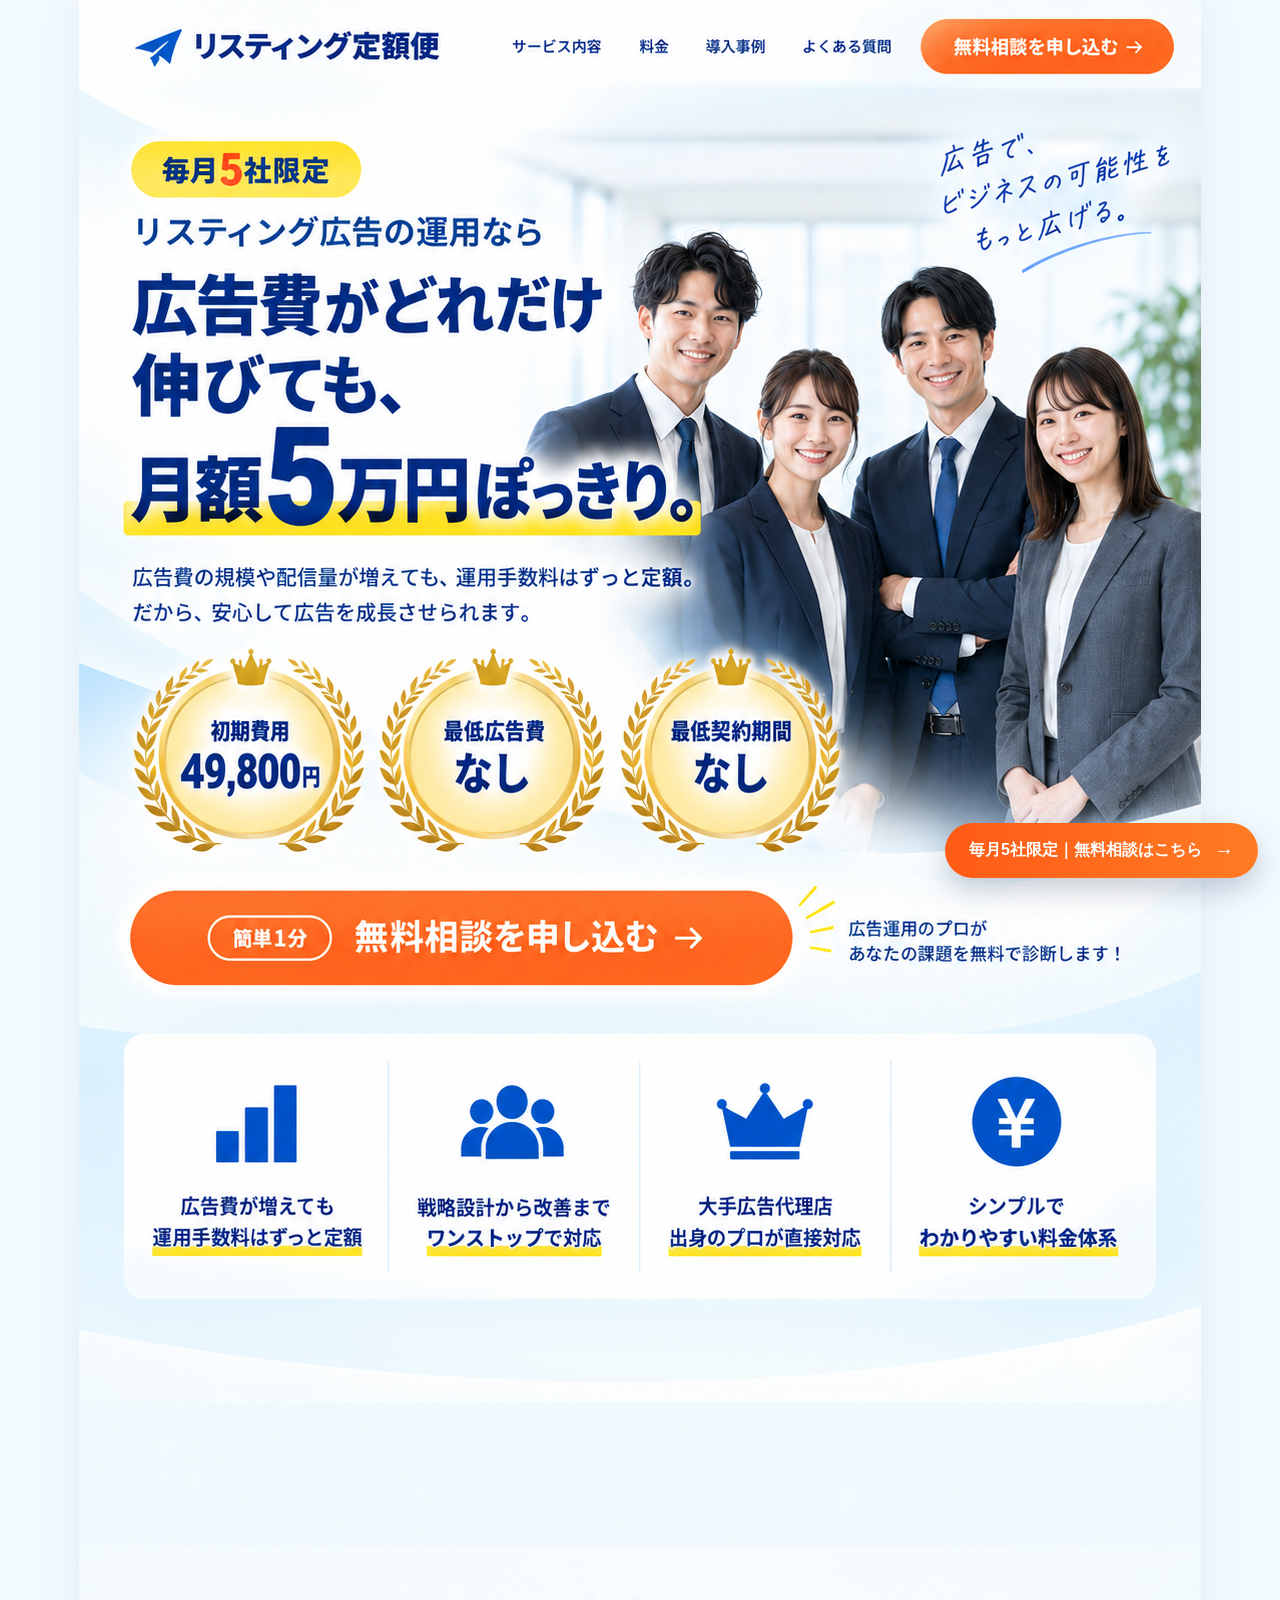
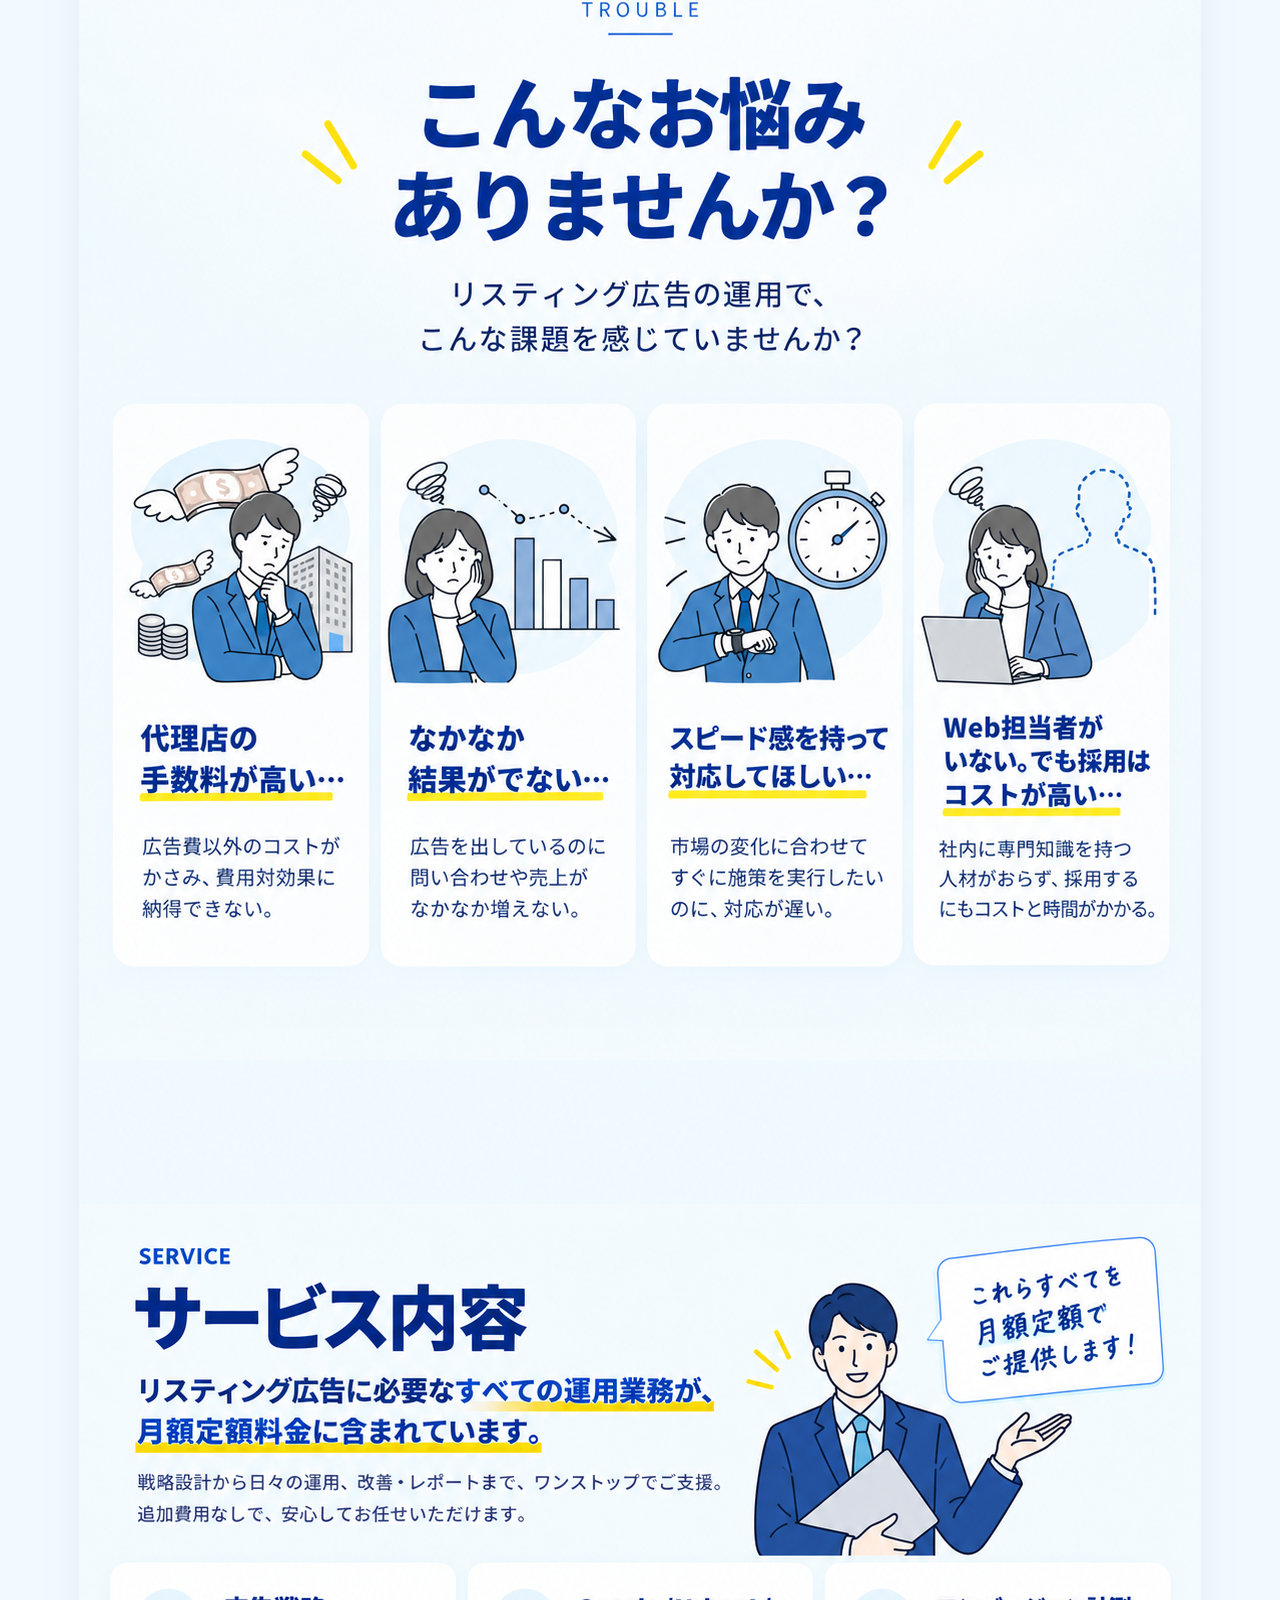
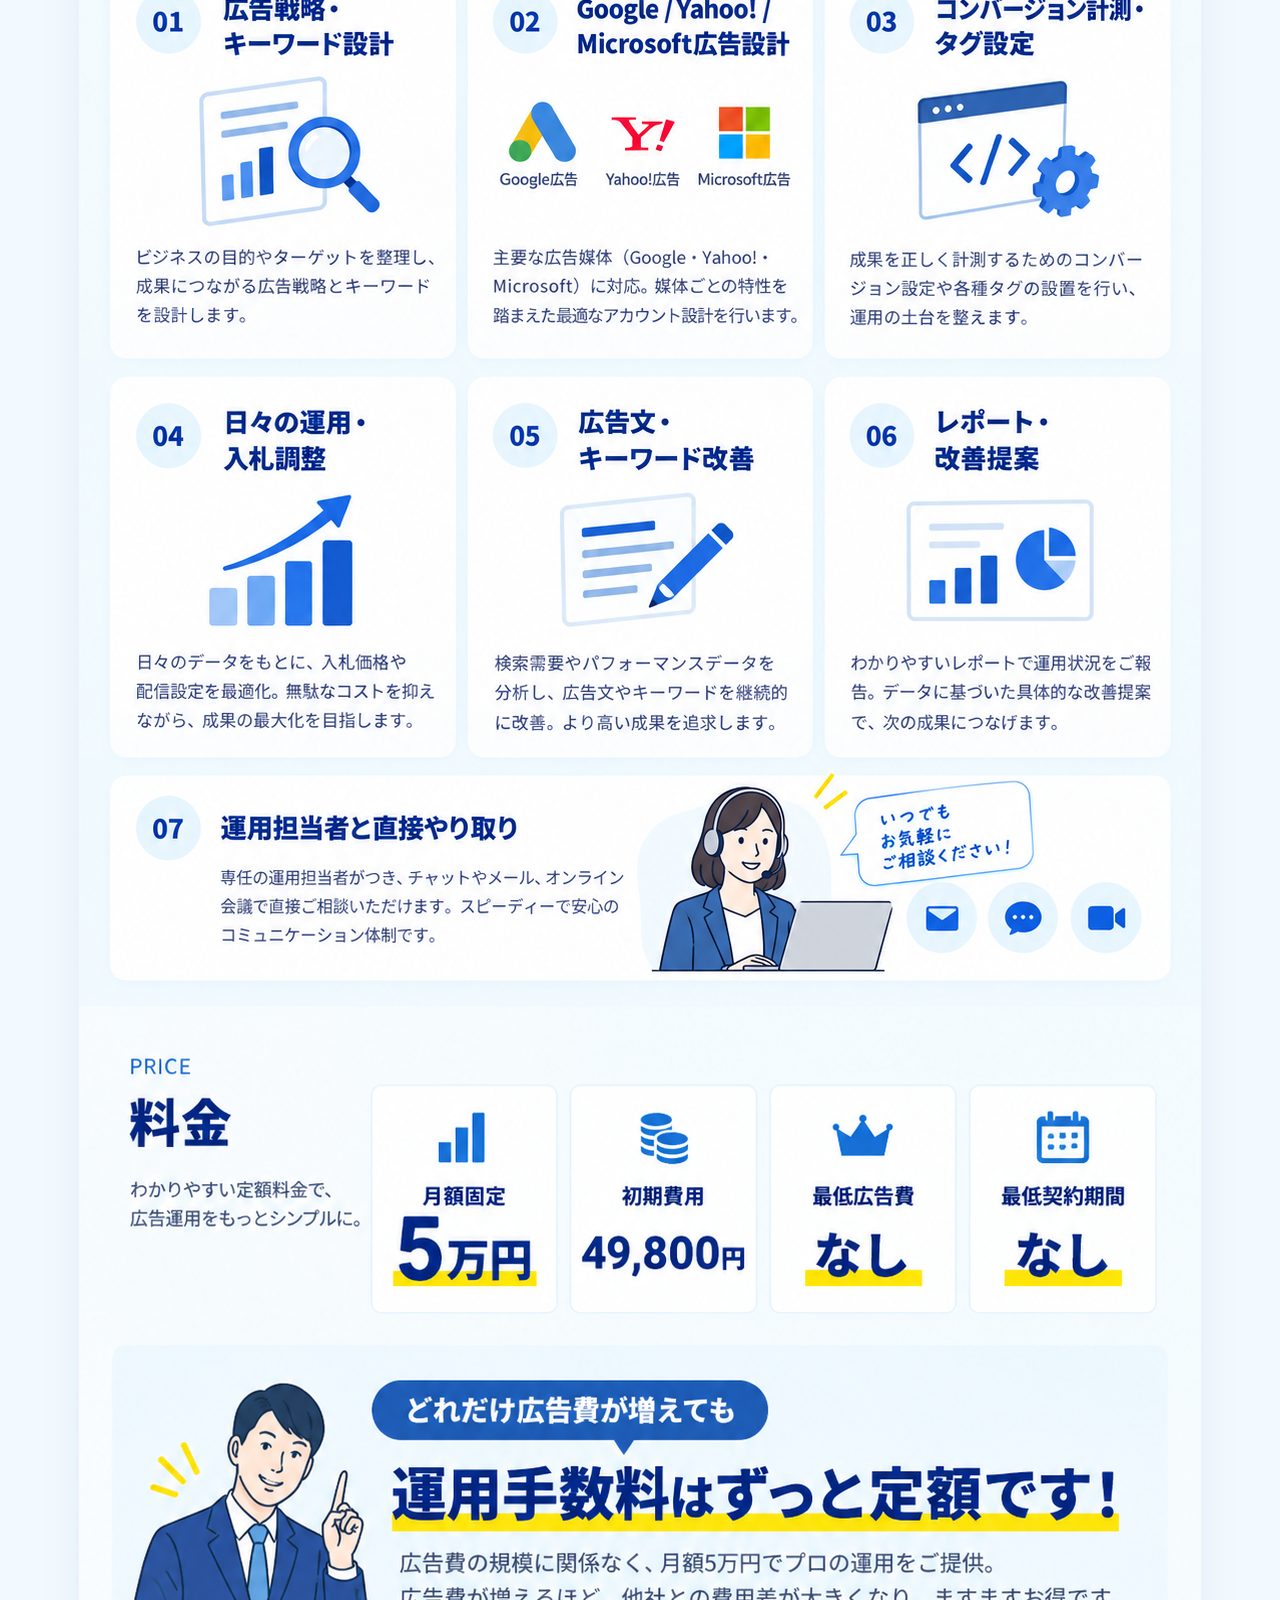
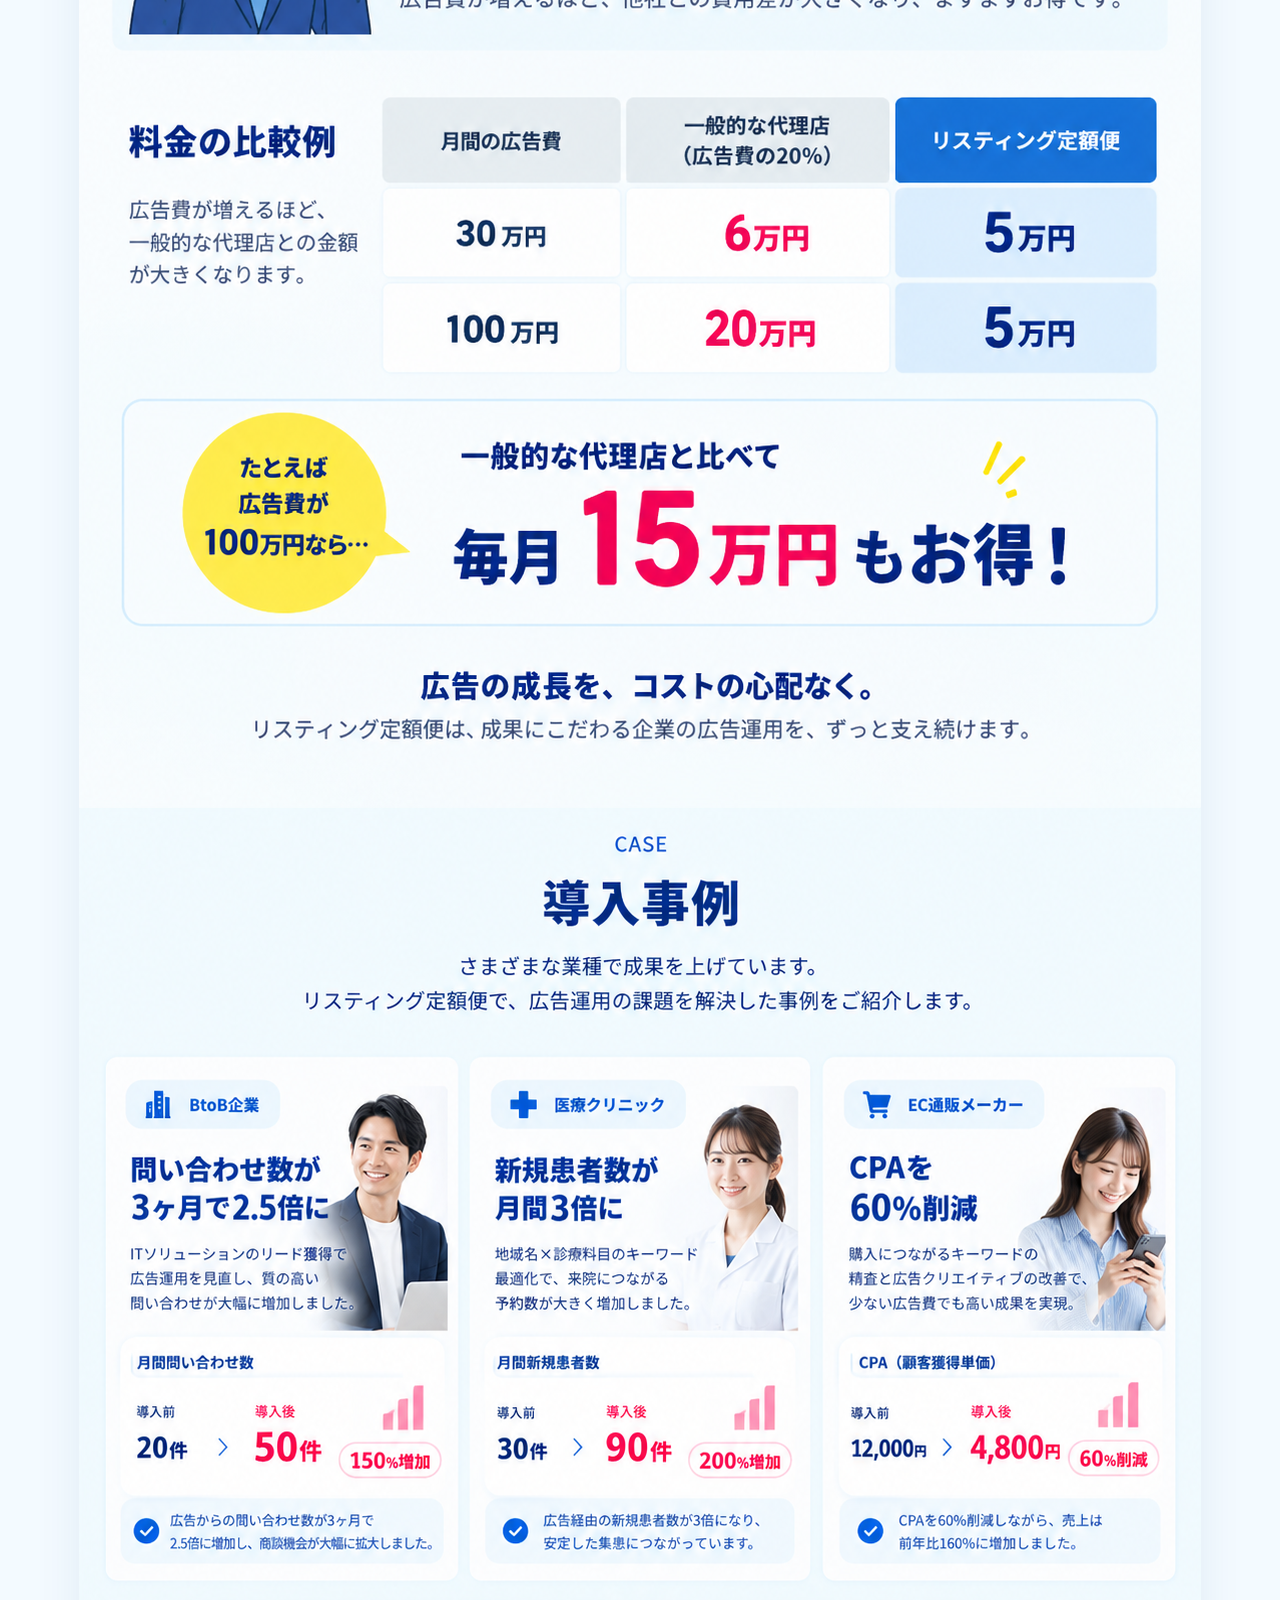
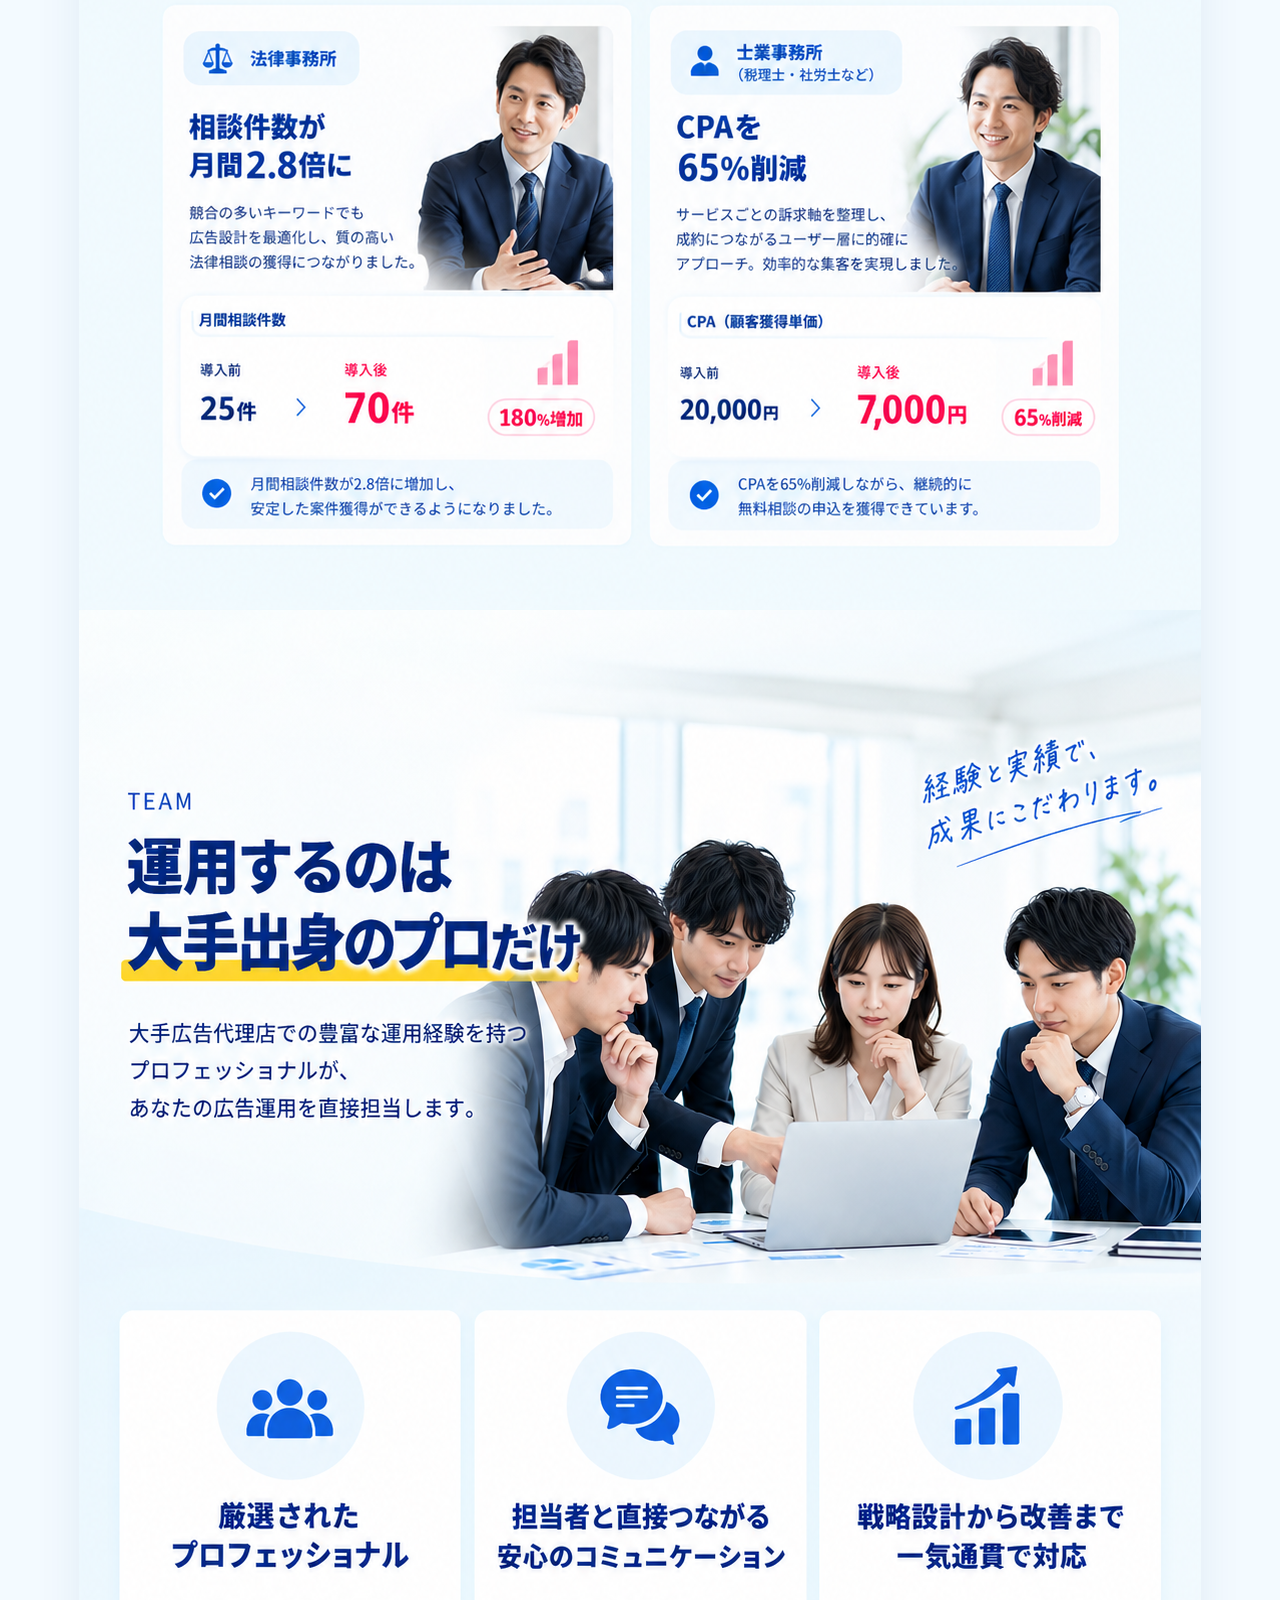
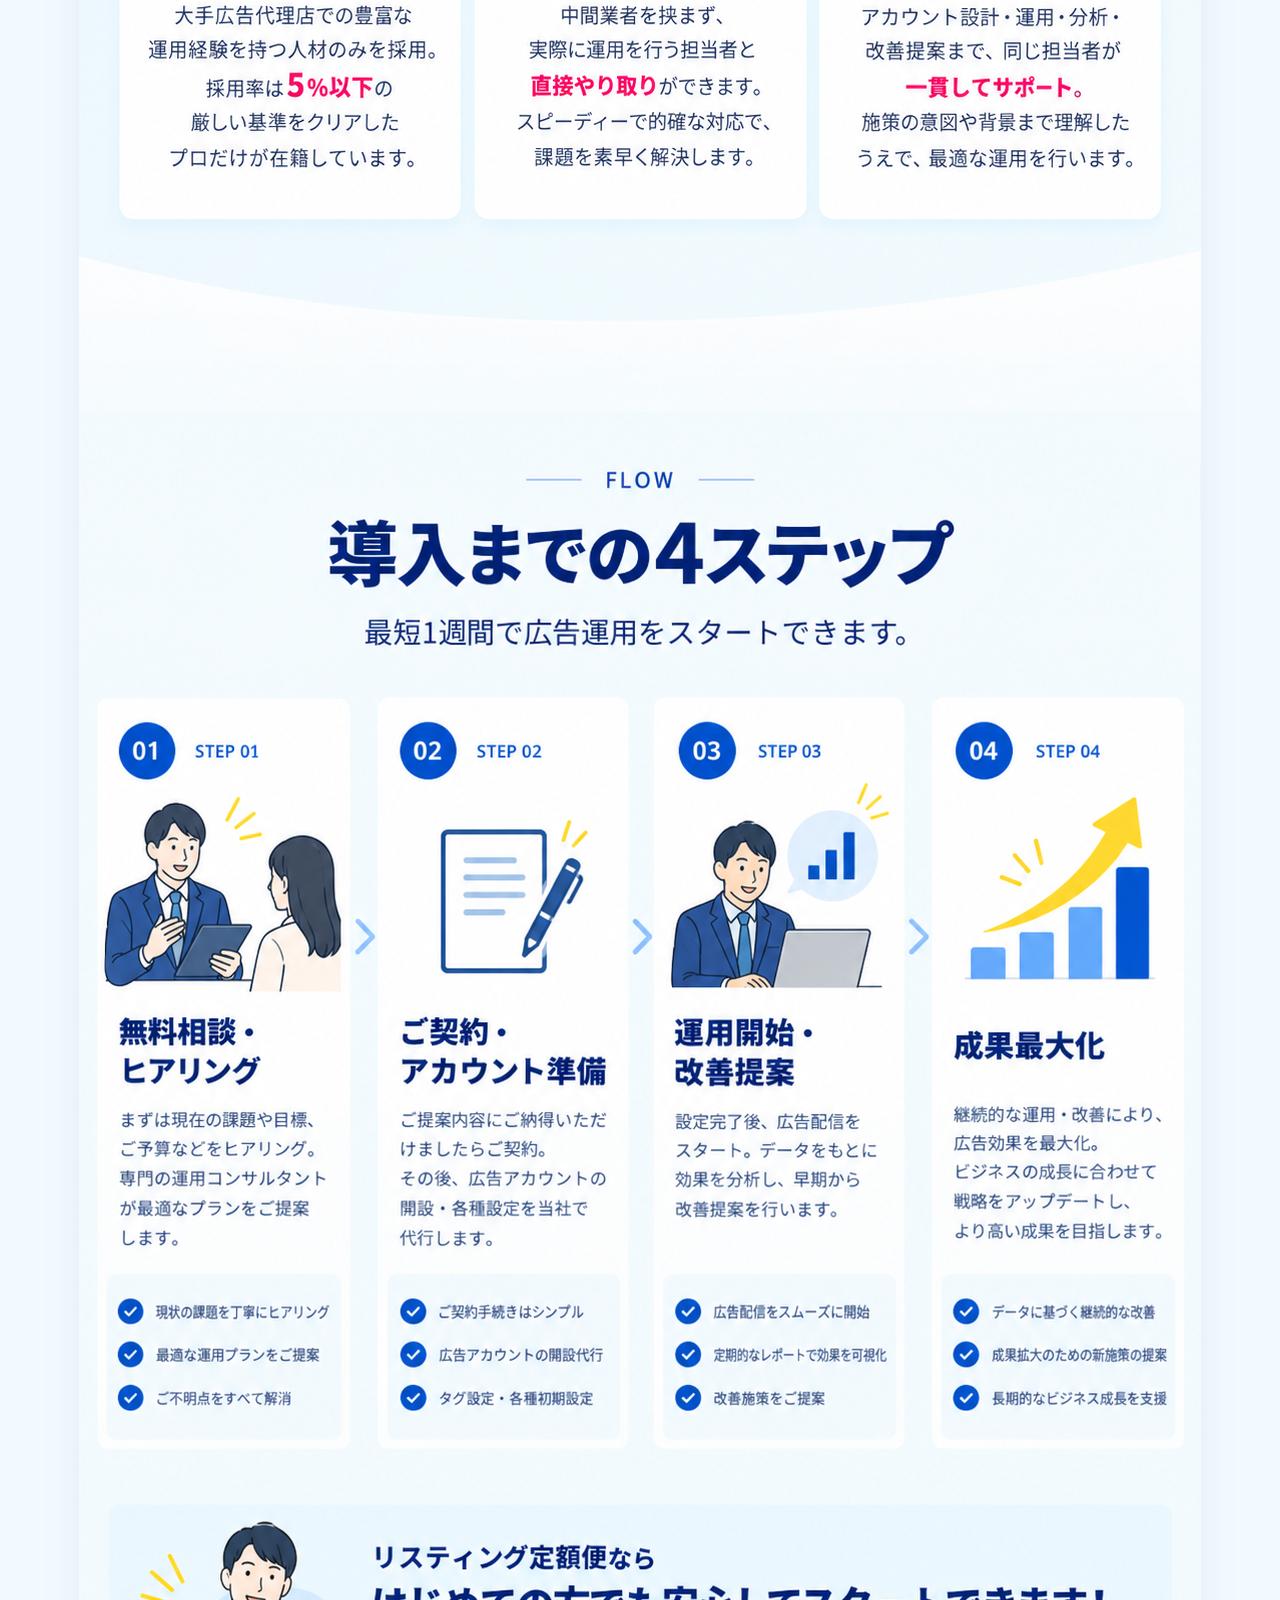
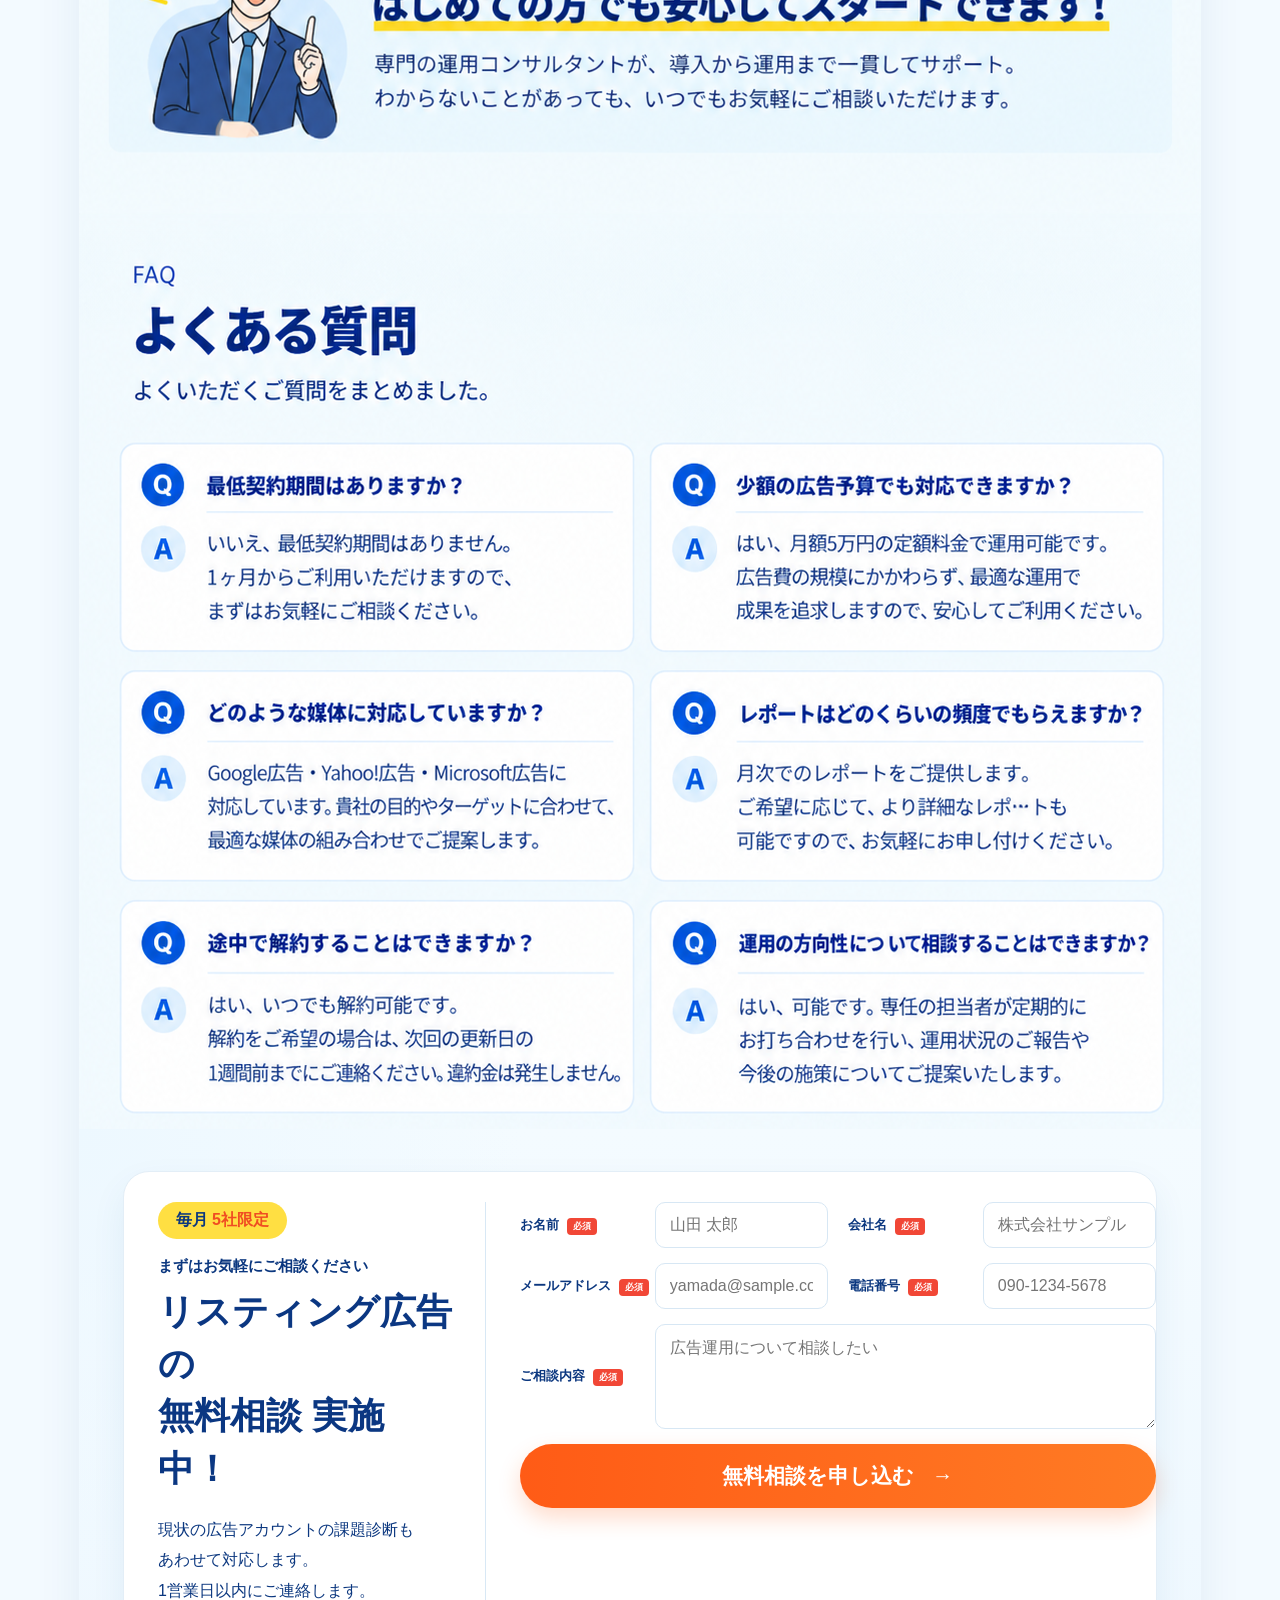
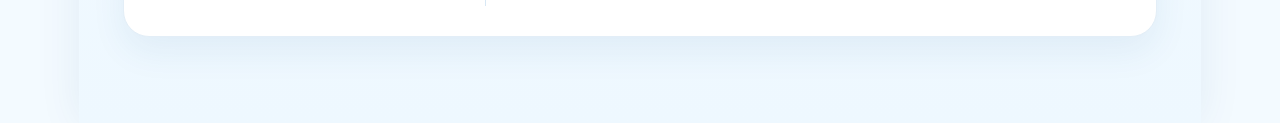
<file: index.html>
<!doctype html>
<html lang="ja">
<head>
  <meta charset="utf-8">
  <meta name="viewport" content="width=device-width,initial-scale=1,viewport-fit=cover">
  <meta name="description" content="リスティング広告の運用を月額5万円の定額で。広告費が増えても運用手数料は固定。Google・Yahoo!・Microsoft広告に対応。">
  <title>リスティング定額便｜月額5万円の定額広告運用</title>

  <link rel="stylesheet" href="./styles-v20260908.css">

  <link rel="icon" type="image/png" href="/favicon.png?v=2">
  <link rel="apple-touch-icon" href="/favicon.png?v=2">

  <!-- Meta Pixel Code -->
  <script>
    !function(f,b,e,v,n,t,s)
    {if(f.fbq)return;n=f.fbq=function(){n.callMethod?
    n.callMethod.apply(n,arguments):n.queue.push(arguments)};
    if(!f._fbq)f._fbq=n;n.push=n;n.loaded=!0;n.version='2.0';
    n.queue=[];t=b.createElement(e);t.async=!0;
    t.src=v;s=b.getElementsByTagName(e)[0];
    s.parentNode.insertBefore(t,s)}(window, document,'script',
    'https://connect.facebook.net/en_US/fbevents.js');

    fbq('init', '1065630839384421');
    fbq('track', 'PageView');
  </script>

  <noscript>
    <img height="1" width="1" style="display:none"
    src="https://www.facebook.com/tr?id=1065630839384421&ev=PageView&noscript=1">
  </noscript>
  <!-- End Meta Pixel Code -->

</head>
<body>
  <main class="lp">
    <section id="top" class="visual-section hero-wrap">
      <img src="./assets/01-hero.png" alt="リスティング定額便 月額5万円ぽっきり" fetchpriority="high">
      <!-- 画像内ナビ・CTAをクリック可能にする透明リンク -->
      <a class="hotspot hs-service" href="#service" aria-label="サービス内容"></a>
      <a class="hotspot hs-price" href="#price" aria-label="料金"></a>
      <a class="hotspot hs-case" href="#case" aria-label="導入事例"></a>
      <a class="hotspot hs-faq" href="#faq" aria-label="よくある質問"></a>
      <a class="hotspot hs-top-cta" href="#contact" aria-label="無料相談を申し込む"></a>
      <a class="hotspot hs-main-cta" href="#contact" aria-label="無料相談を申し込む"></a>
    </section>

    <section id="trouble" class="visual-section">
      <img src="./assets/02-trouble.png" alt="こんなお悩みありませんか？" loading="lazy">
    </section>

    <section id="service" class="visual-section">
      <img src="./assets/03-service.png" alt="サービス内容" loading="lazy">
    </section>

    <section id="price" class="visual-section">
      <img src="./assets/04-price.png" alt="料金 月額固定5万円 初期費用49,800円" loading="lazy">
    </section>

    <section id="case" class="visual-section">
      <img src="./assets/05-case.png" alt="導入事例" loading="lazy">
    </section>

    <section id="team" class="visual-section">
      <img src="./assets/06-team.png" alt="運用するのは大手出身のプロだけ" loading="lazy">
    </section>

    <section id="flow" class="visual-section">
      <img src="./assets/07-flow.png" alt="導入までの4ステップ" loading="lazy">
    </section>

    <section id="faq" class="visual-section">
      <img src="./assets/08-faq.png" alt="よくある質問" loading="lazy">
    </section>

    <section id="contact" class="contact-section">
      <div class="contact-card">
        <div class="contact-copy">
          <div class="limited">毎月 <strong>5社限定</strong></div>
          <p class="eyebrow">まずはお気軽にご相談ください</p>
          <h2>リスティング広告の<br>無料相談 実施中！</h2>
          <p>現状の広告アカウントの課題診断も<br>あわせて対応します。<br>1営業日以内にご連絡します。</p>
        </div>

        <form class="contact-form"
          action="https://formsubmit.co/m.ichikawa@yolo-inc.net"
          method="POST">
          <input type="hidden" name="_subject" value="【リスティング定額便】無料相談のお問い合わせ">
          <input type="hidden" name="_next" value="https://teigaku.yolo-corp.com/thanks.html">
          <input type="hidden" name="_captcha" value="false">
          <input type="text" name="_honey" class="hp" tabindex="-1" autocomplete="off">

          <label>
            <span>お名前 <b>必須</b></span>
            <input type="text" name="お名前" placeholder="山田 太郎" required>
          </label>

          <label>
            <span>会社名 <b>必須</b></span>
            <input type="text" name="会社名" placeholder="株式会社サンプル" required>
          </label>

          <label>
            <span>メールアドレス <b>必須</b></span>
            <input type="email" name="メールアドレス" placeholder="yamada@sample.co.jp" required>
          </label>

          <label>
            <span>電話番号 <b>必須</b></span>
            <input type="tel" name="電話番号" placeholder="090-1234-5678" required>
          </label>

          <label class="wide">
            <span>ご相談内容 <b>必須</b></span>
            <textarea name="ご相談内容" placeholder="広告運用について相談したい" required></textarea>
          </label>

          <button type="submit">無料相談を申し込む <span>→</span></button>
        </form>
      </div>
    </section>
  </main>

  <a class="floating-cta" href="#contact">
    <span class="pc-label">毎月5社限定｜無料相談はこちら</span>
    <span class="sp-label">無料相談はこちら</span>
    <b>→</b>
  </a>

  <script src="./script-v20260908.js"></script>
</body>
</html>
</file>
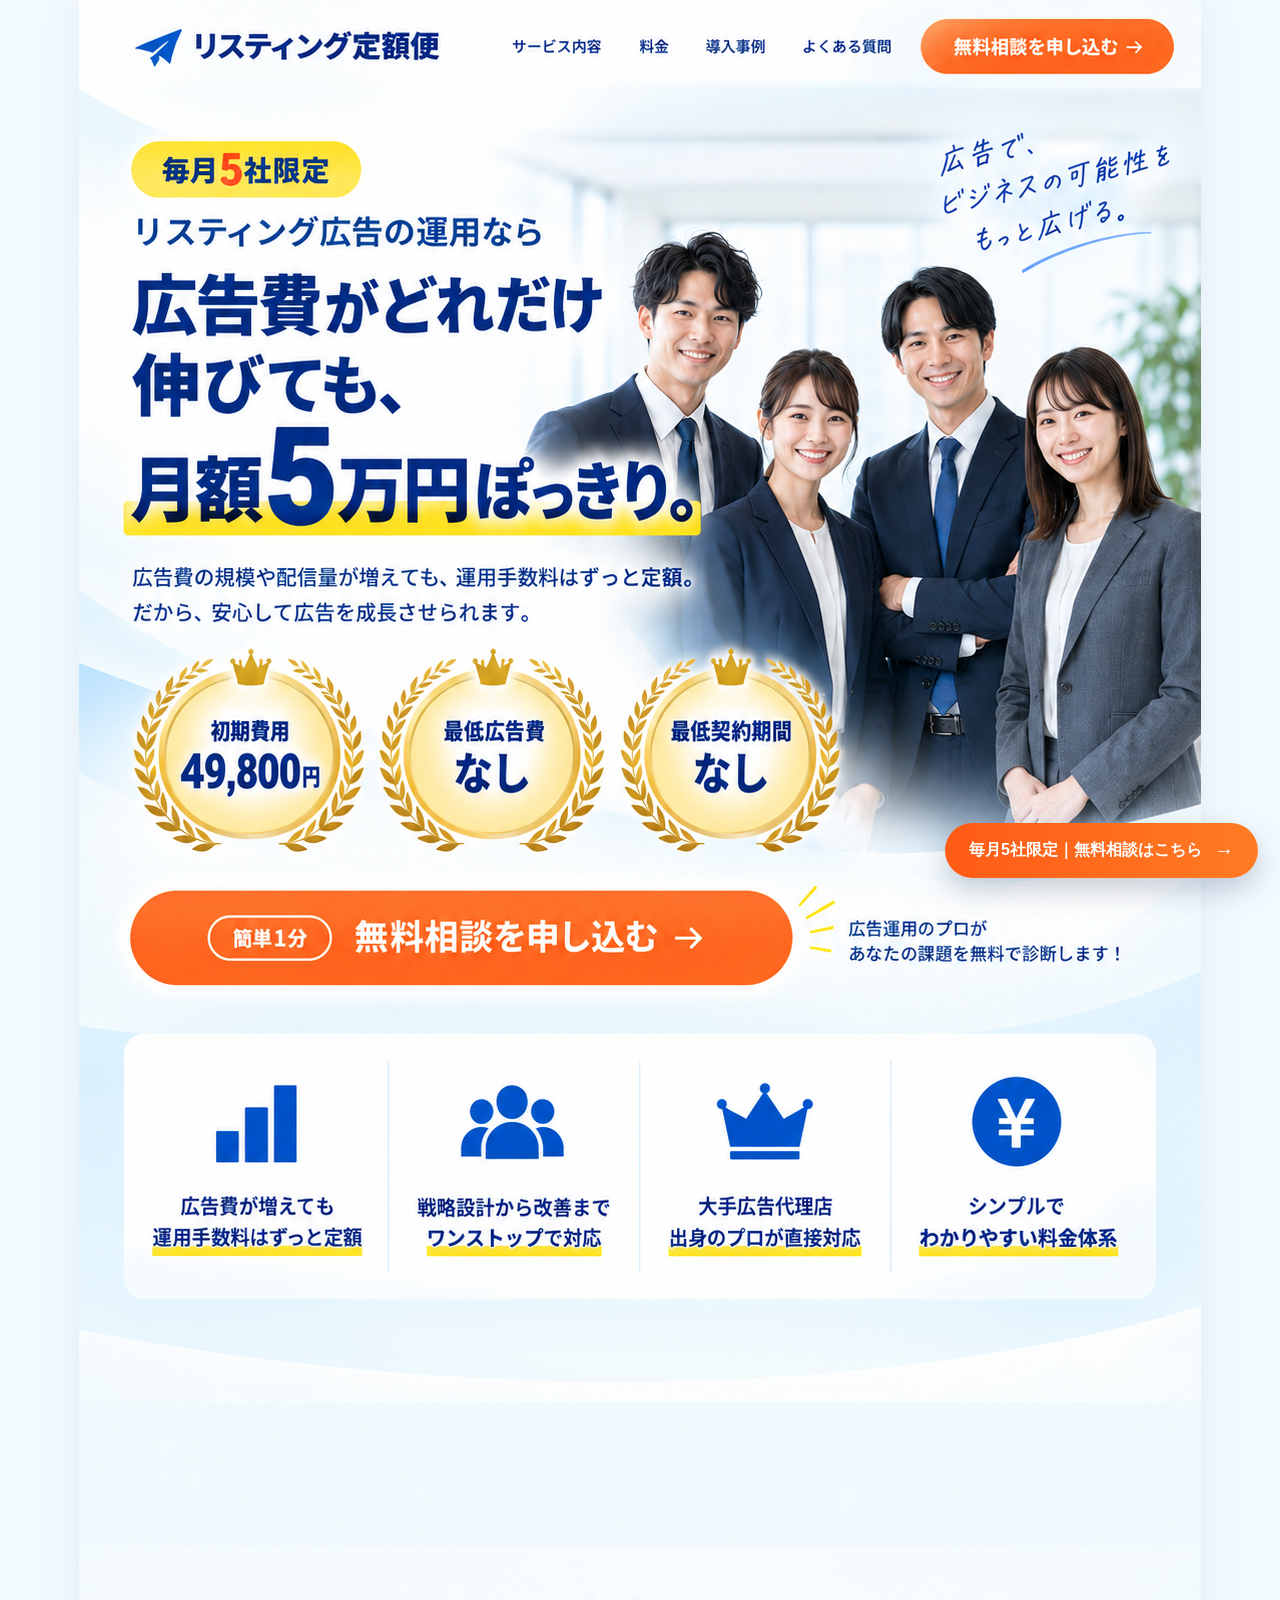
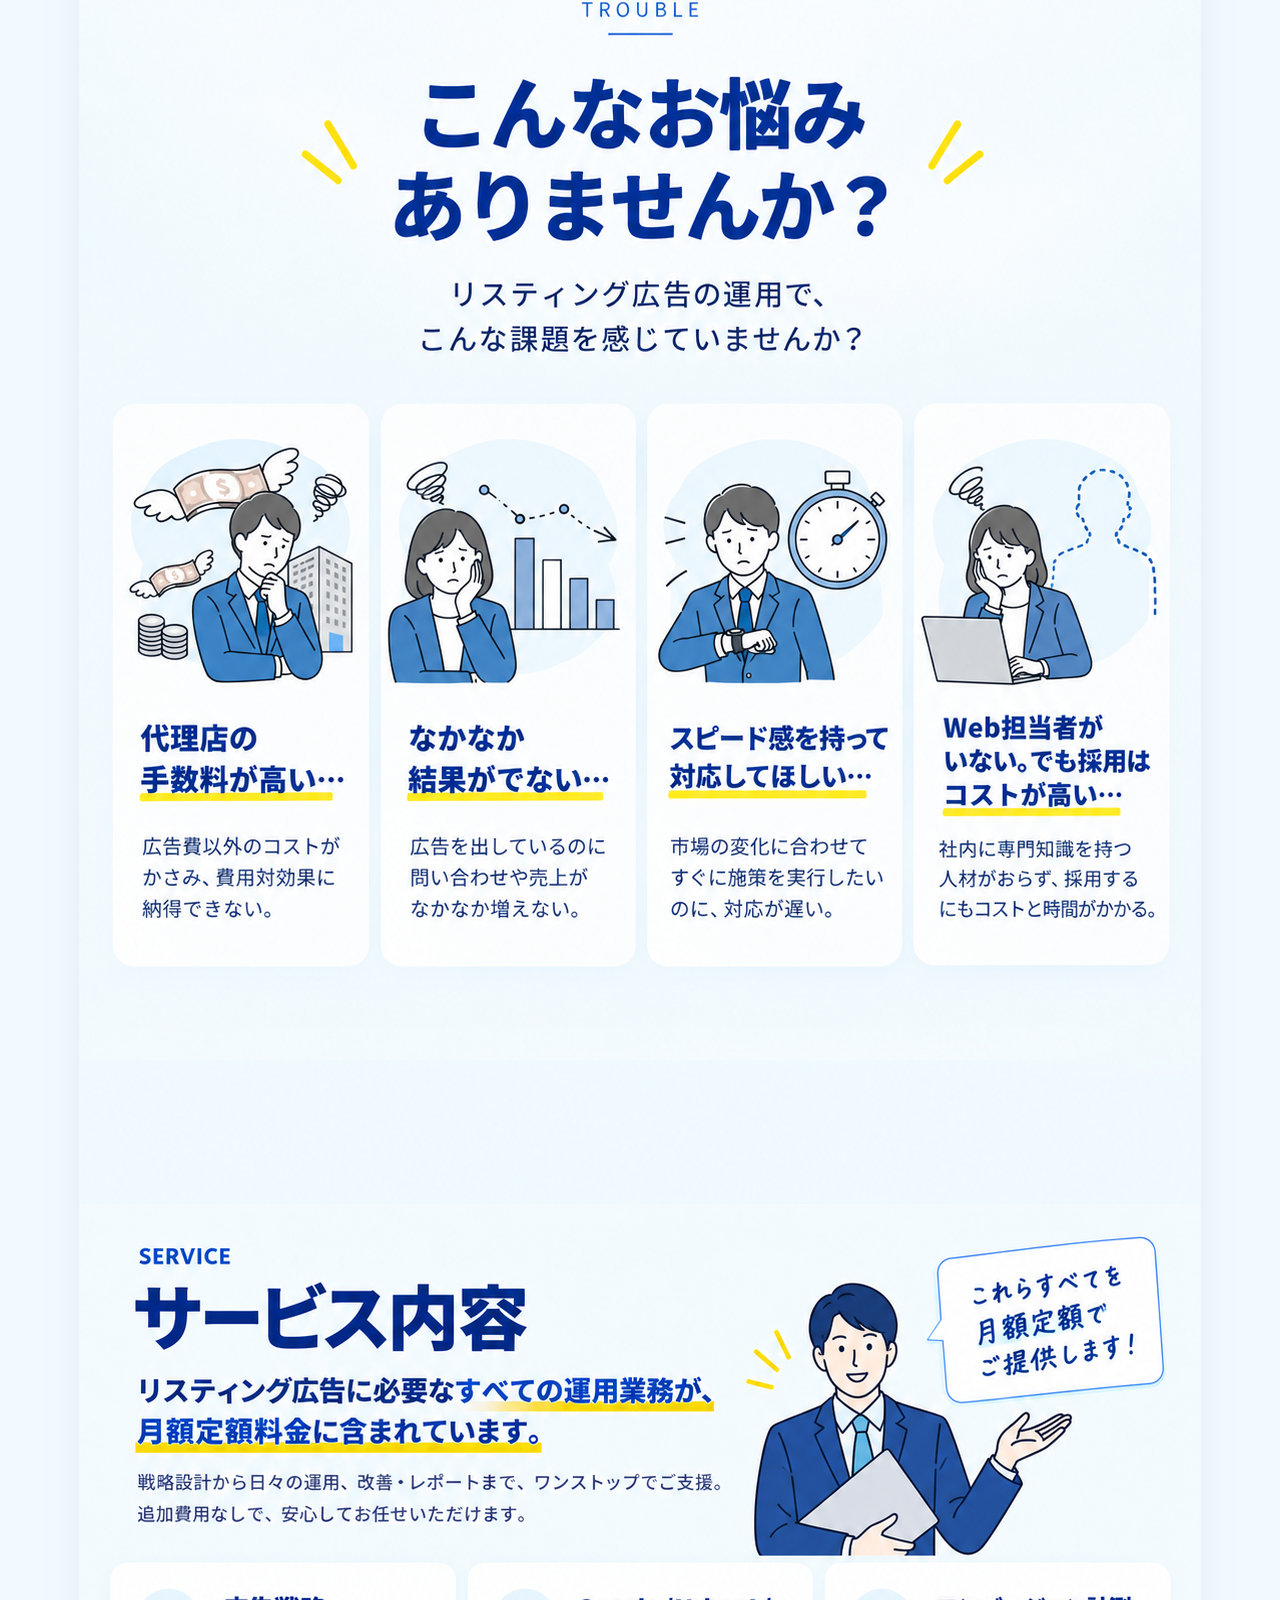
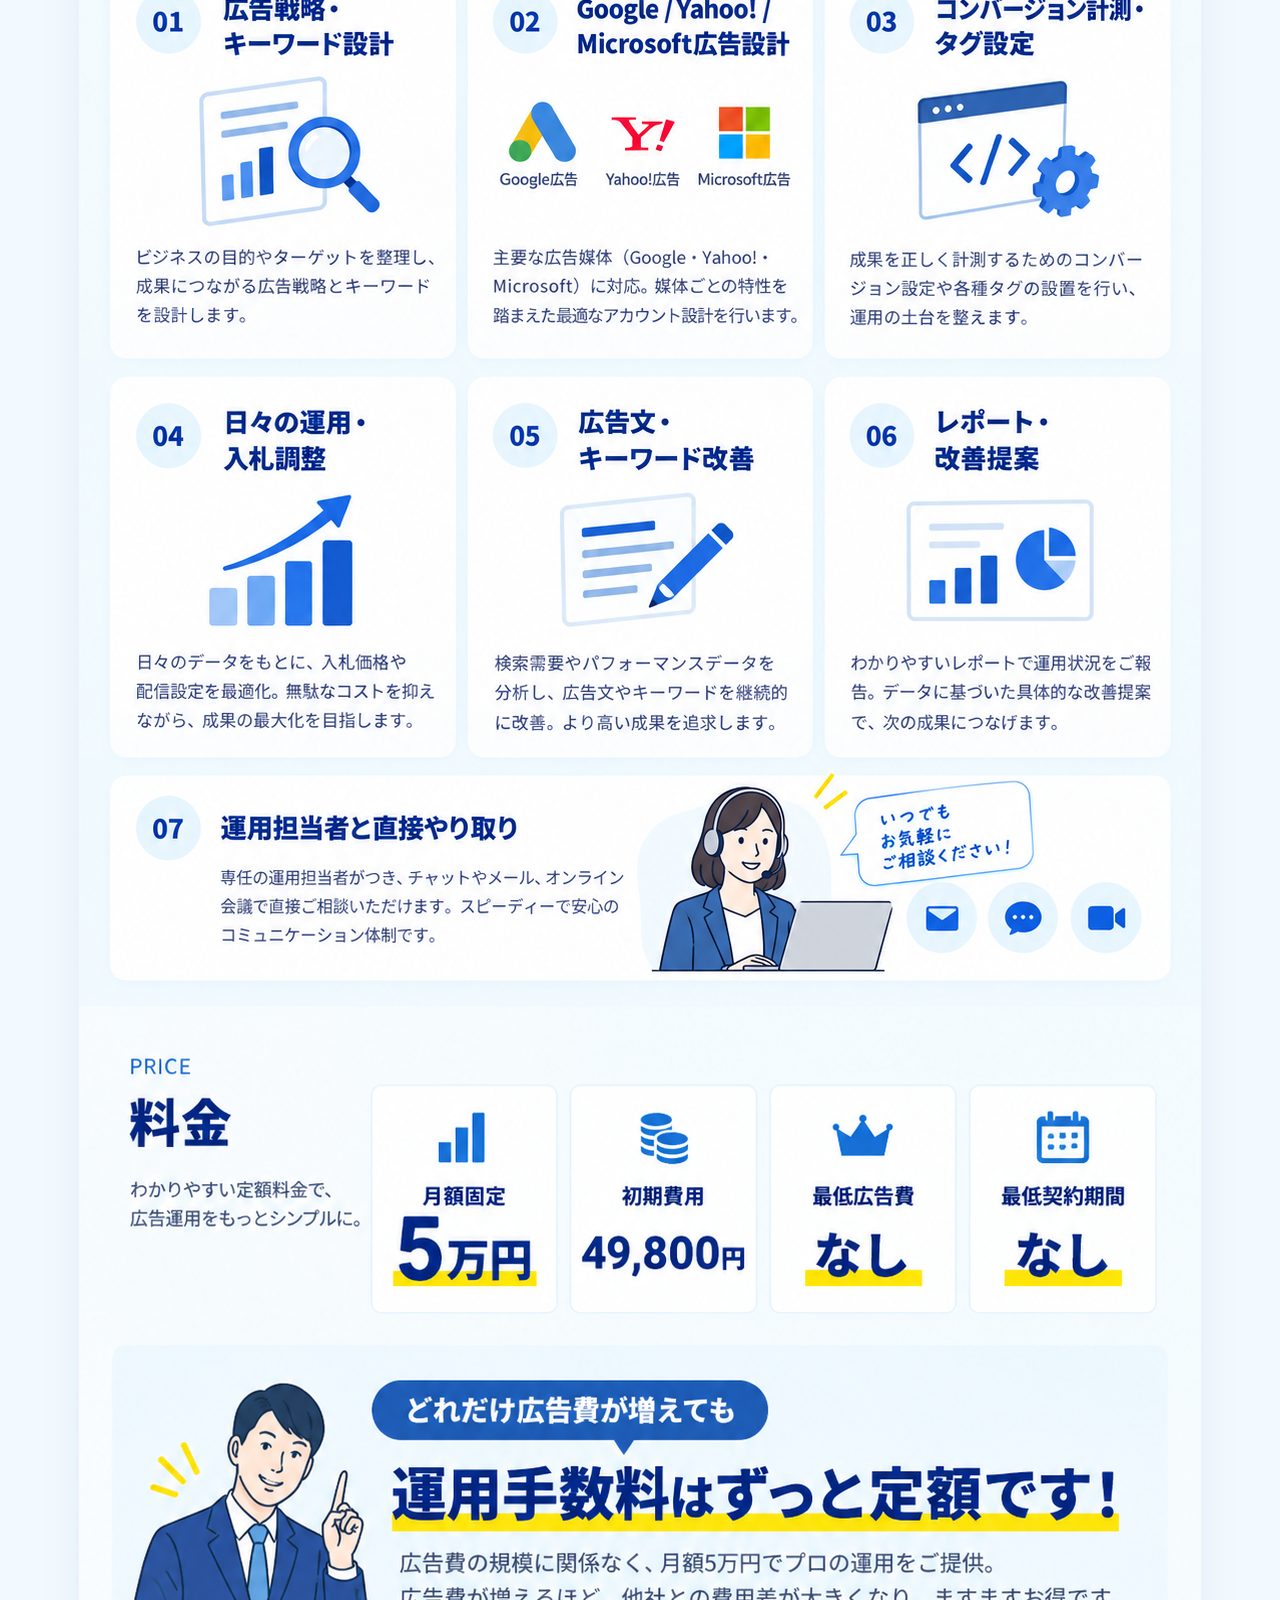
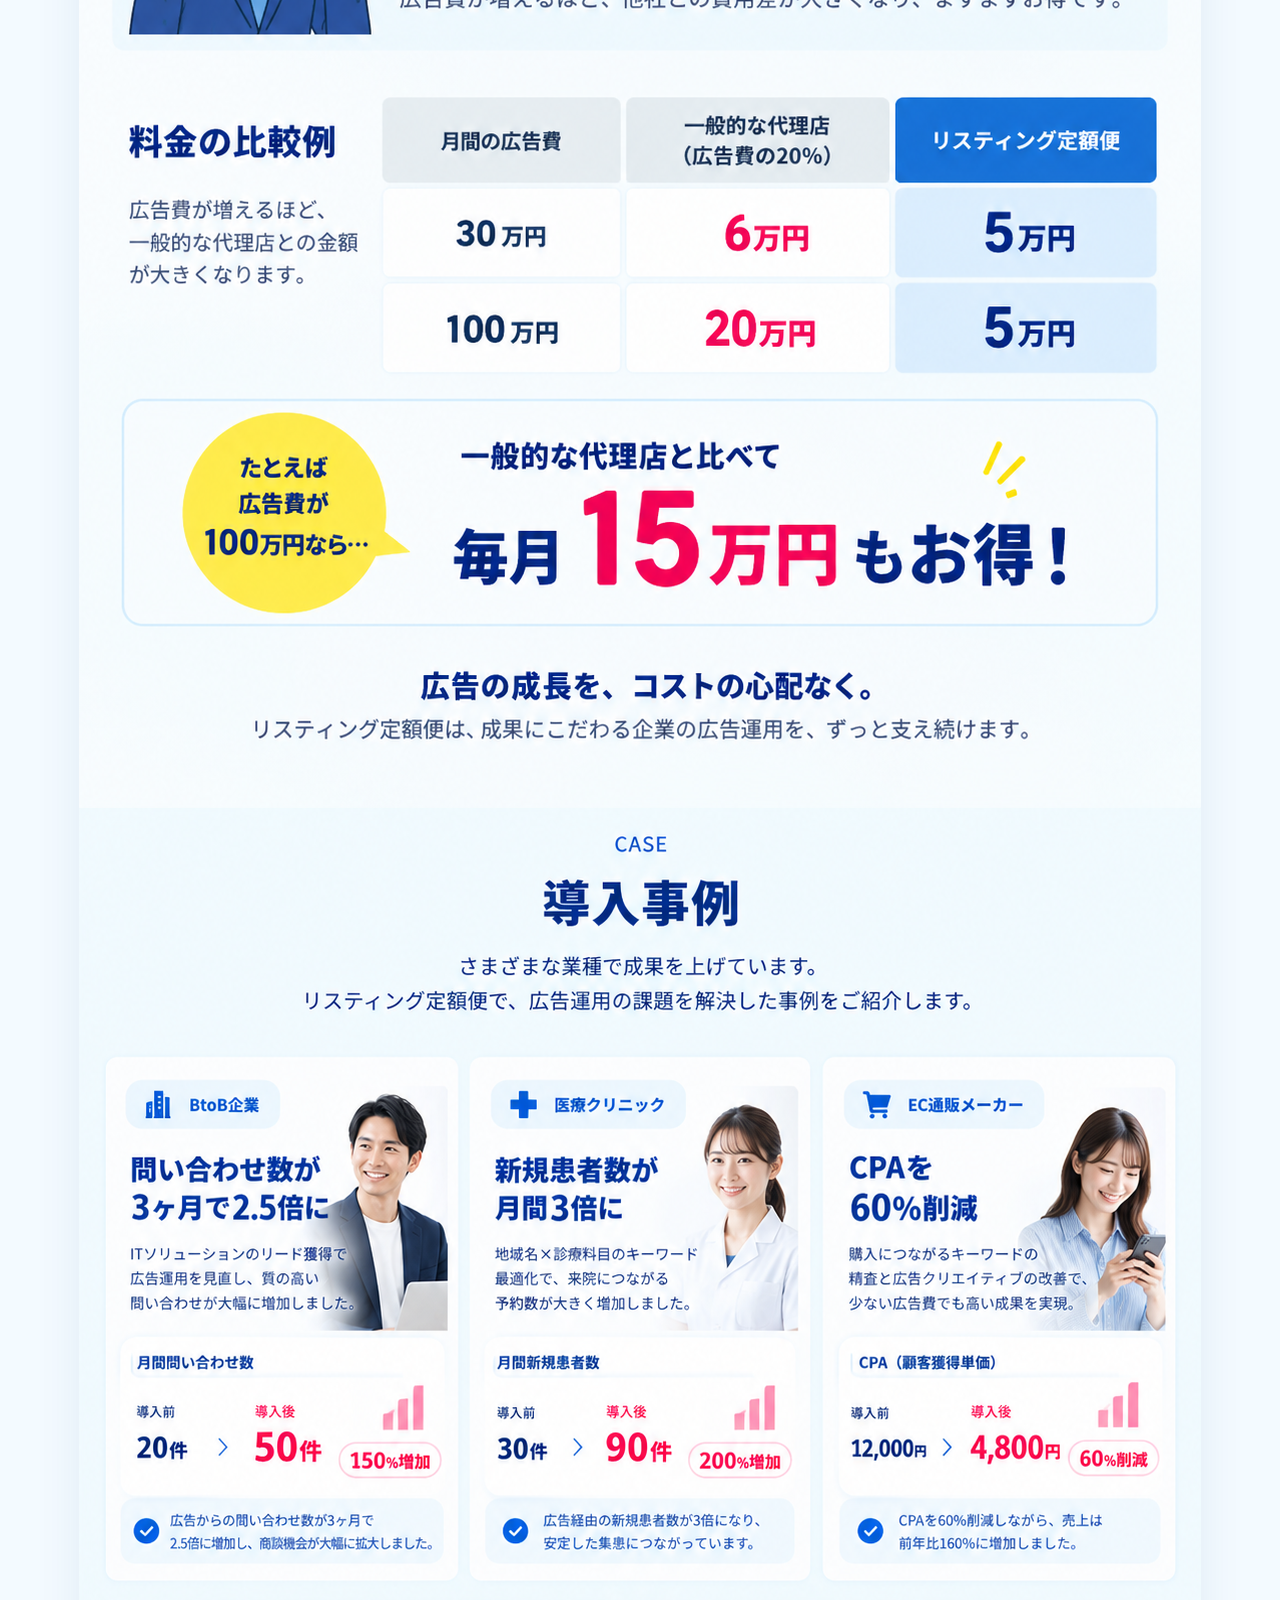
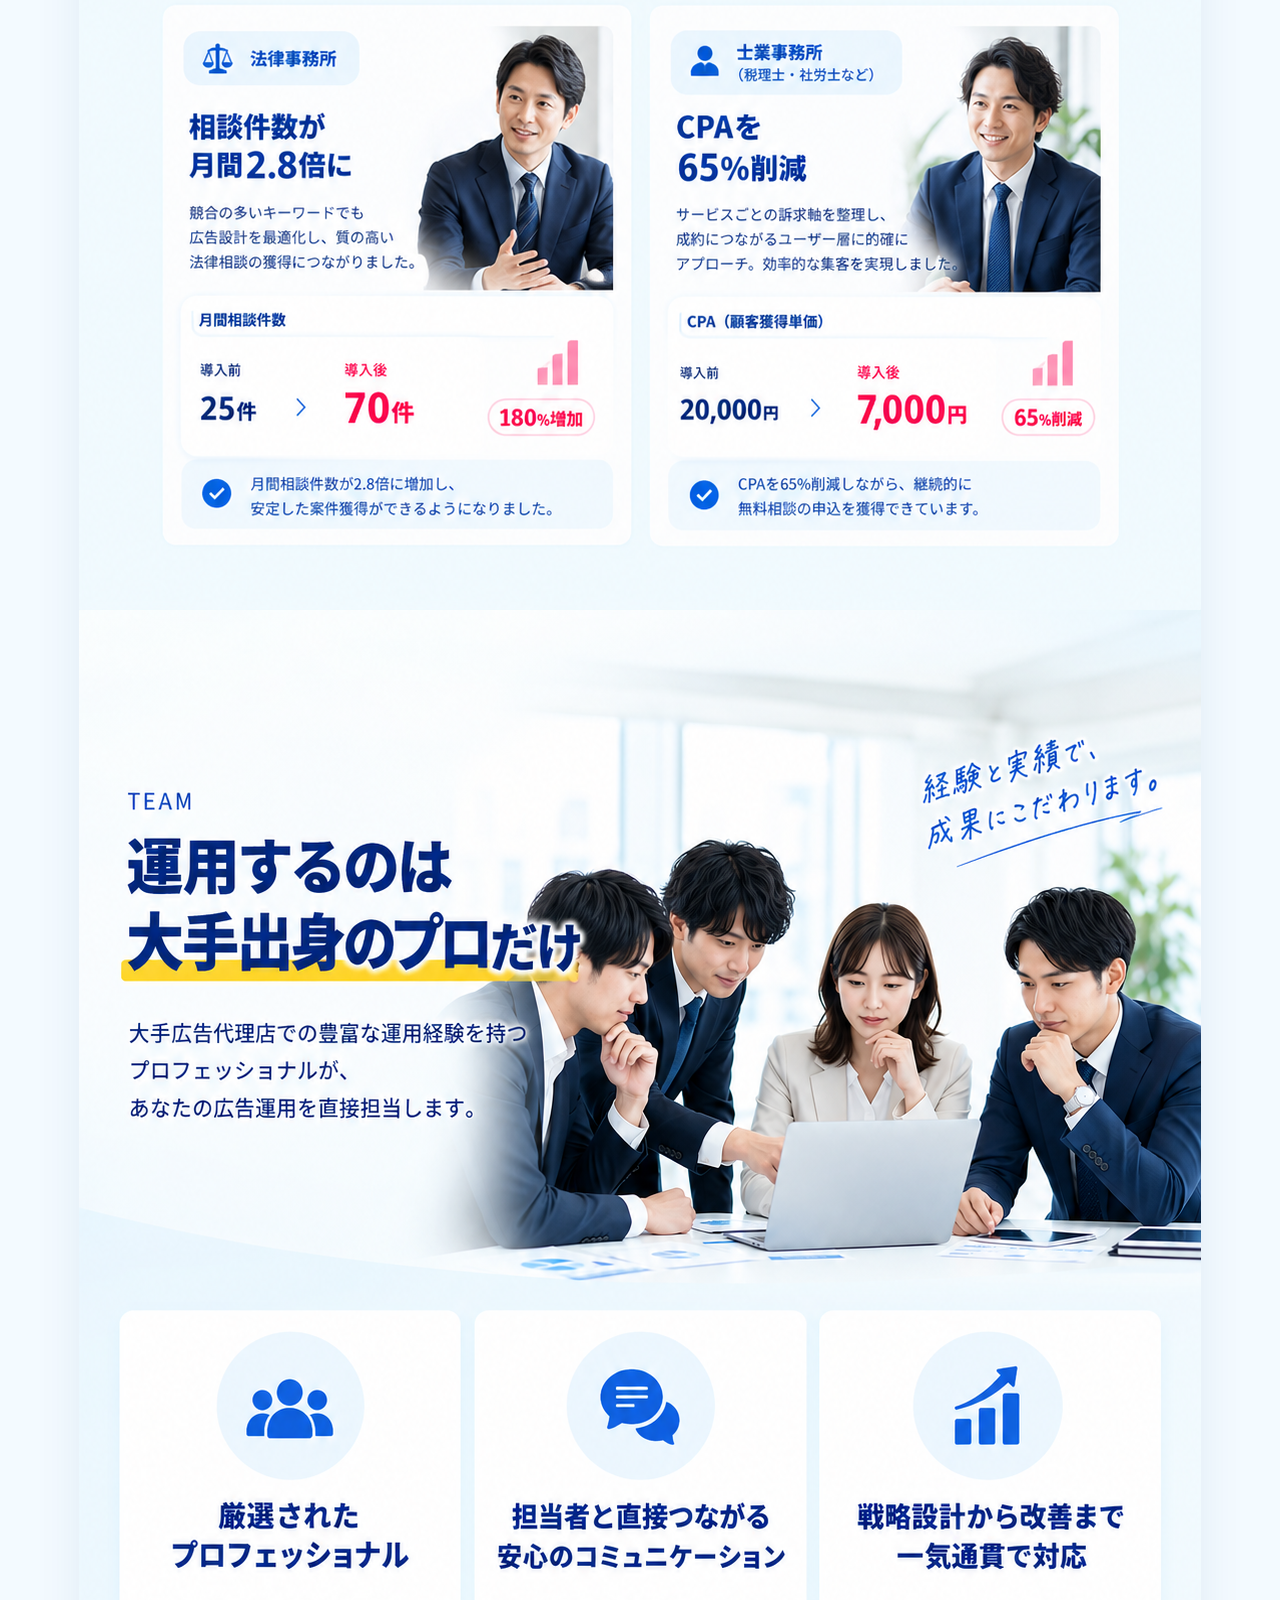
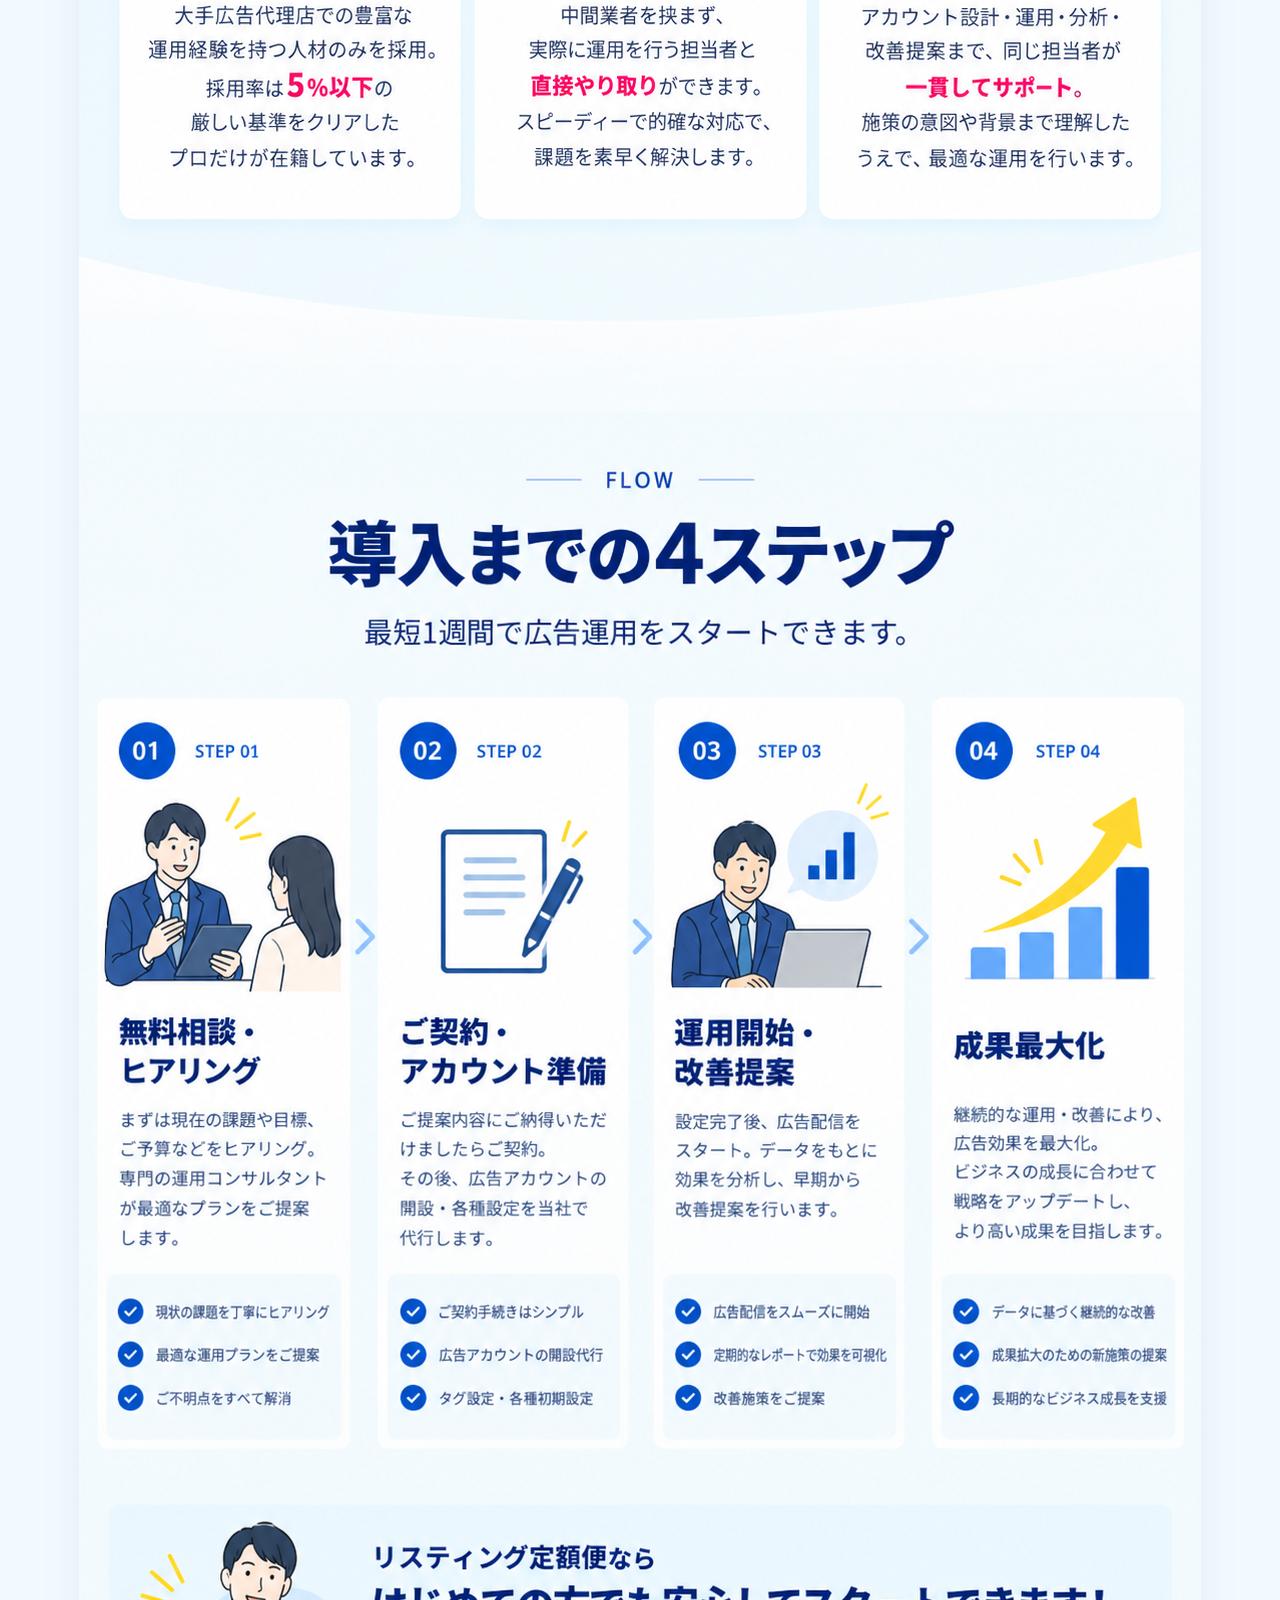
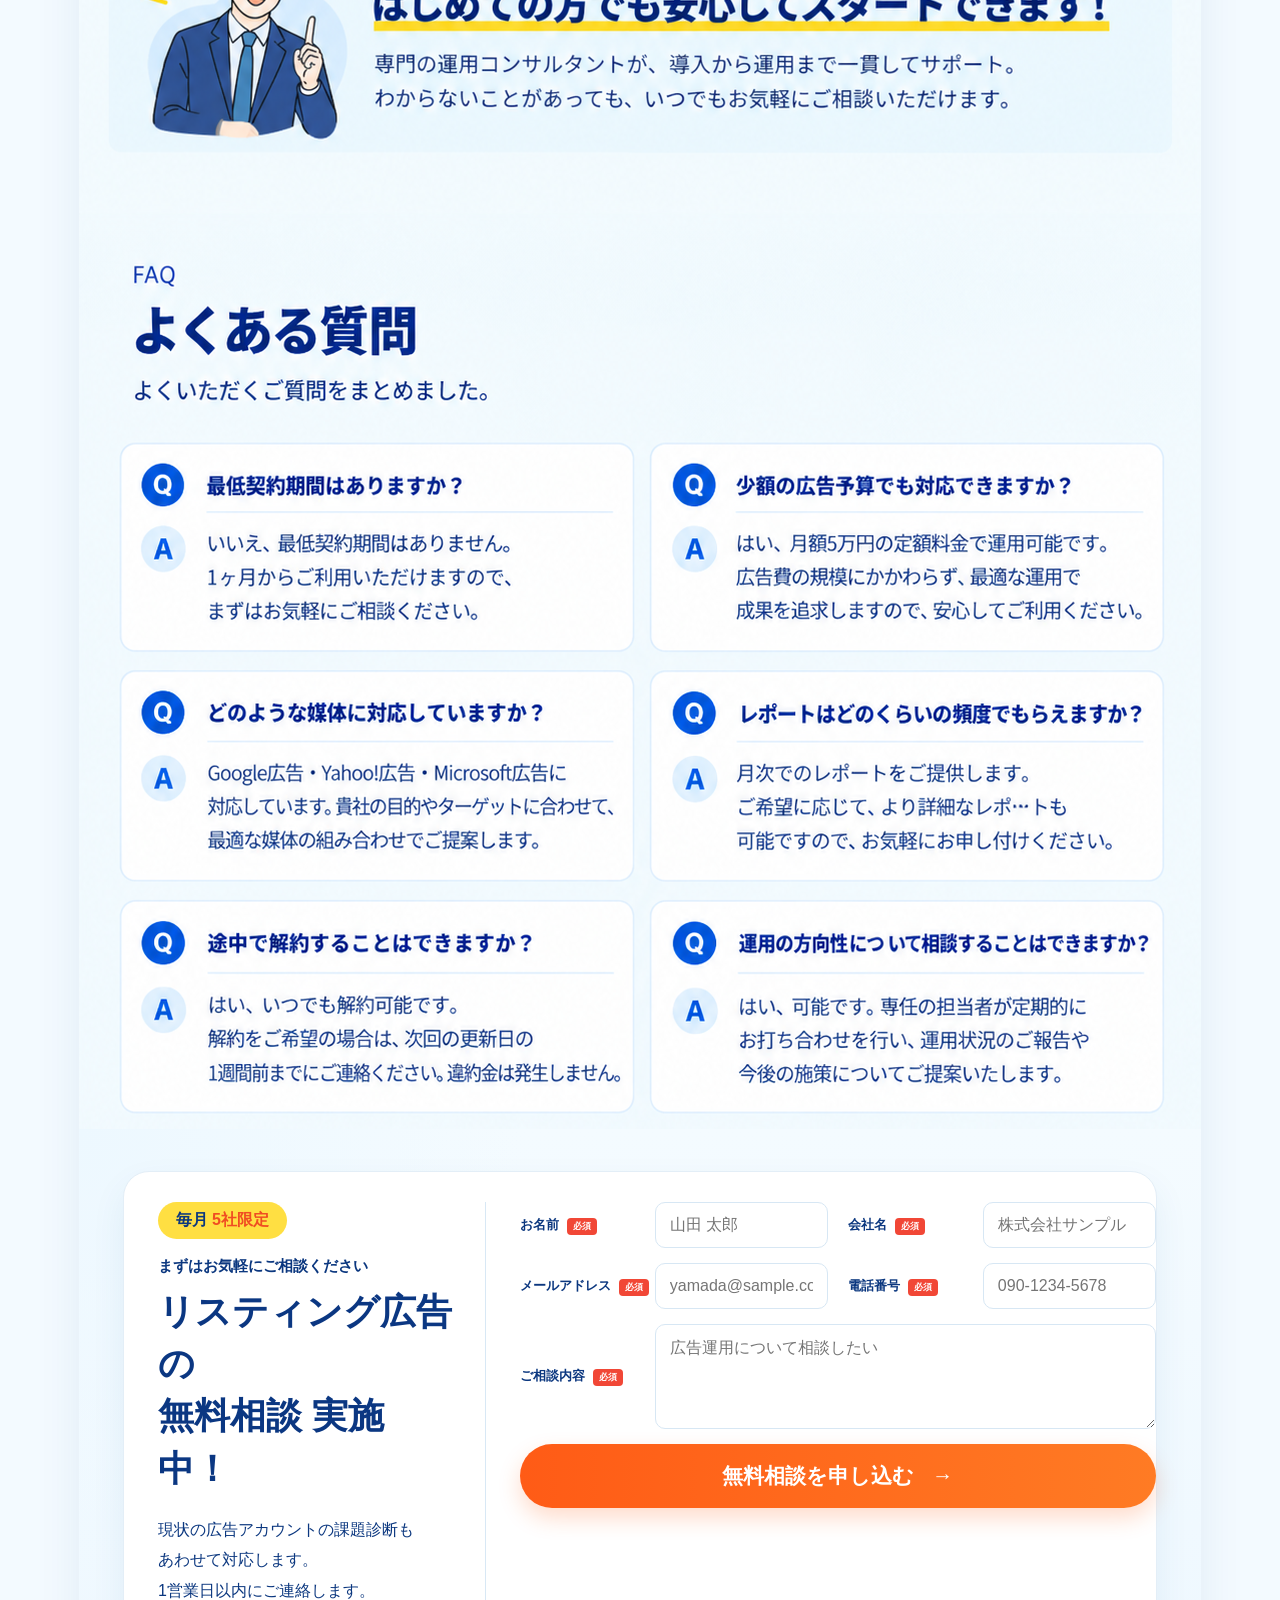
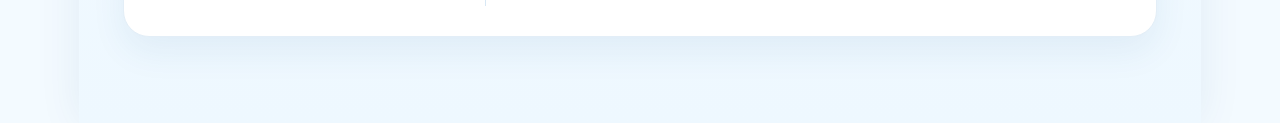
<file: index-meta-pixel.html>
<!doctype html>
<html lang="ja">
<head>
  <meta charset="utf-8">
  <meta name="viewport" content="width=device-width,initial-scale=1,viewport-fit=cover">
  <meta name="description" content="リスティング広告の運用を月額5万円の定額で。広告費が増えても運用手数料は固定。Google・Yahoo!・Microsoft広告に対応。">
  <title>リスティング定額便｜月額5万円の定額広告運用</title>
  <link rel="stylesheet" href="./styles-v20260908.css">

  <!-- Meta Pixel Code -->
  <script>
  !function(f,b,e,v,n,t,s)
  {if(f.fbq)return;n=f.fbq=function(){n.callMethod?
  n.callMethod.apply(n,arguments):n.queue.push(arguments)};
  if(!f._fbq)f._fbq=n;n.push=n;n.loaded=!0;n.version='2.0';
  n.queue=[];t=b.createElement(e);t.async=!0;
  t.src=v;s=b.getElementsByTagName(e)[0];
  s.parentNode.insertBefore(t,s)}(window, document,'script',
  'https://connect.facebook.net/en_US/fbevents.js');
  fbq('init', '1065630839384421');
  fbq('track', 'PageView');
  </script>
  <!-- End Meta Pixel Code -->

</head>
<body>
  <!-- Meta Pixel Code (noscript) -->
  <noscript><img height="1" width="1" style="display:none"
  src="https://www.facebook.com/tr?id=1065630839384421&ev=PageView&noscript=1"
  alt=""></noscript>
  <!-- End Meta Pixel Code (noscript) -->

  <main class="lp">
    <section id="top" class="visual-section hero-wrap">
      <img src="./assets/01-hero.png" alt="リスティング定額便 月額5万円ぽっきり" fetchpriority="high">
      <!-- 画像内ナビ・CTAをクリック可能にする透明リンク -->
      <a class="hotspot hs-service" href="#service" aria-label="サービス内容"></a>
      <a class="hotspot hs-price" href="#price" aria-label="料金"></a>
      <a class="hotspot hs-case" href="#case" aria-label="導入事例"></a>
      <a class="hotspot hs-faq" href="#faq" aria-label="よくある質問"></a>
      <a class="hotspot hs-top-cta" href="#contact" aria-label="無料相談を申し込む"></a>
      <a class="hotspot hs-main-cta" href="#contact" aria-label="無料相談を申し込む"></a>
    </section>

    <section id="trouble" class="visual-section">
      <img src="./assets/02-trouble.png" alt="こんなお悩みありませんか？" loading="lazy">
    </section>

    <section id="service" class="visual-section">
      <img src="./assets/03-service.png" alt="サービス内容" loading="lazy">
    </section>

    <section id="price" class="visual-section">
      <img src="./assets/04-price.png" alt="料金 月額固定5万円 初期費用49,800円" loading="lazy">
    </section>

    <section id="case" class="visual-section">
      <img src="./assets/05-case.png" alt="導入事例" loading="lazy">
    </section>

    <section id="team" class="visual-section">
      <img src="./assets/06-team.png" alt="運用するのは大手出身のプロだけ" loading="lazy">
    </section>

    <section id="flow" class="visual-section">
      <img src="./assets/07-flow.png" alt="導入までの4ステップ" loading="lazy">
    </section>

    <section id="faq" class="visual-section">
      <img src="./assets/08-faq.png" alt="よくある質問" loading="lazy">
    </section>

    <section id="contact" class="contact-section">
      <div class="contact-card">
        <div class="contact-copy">
          <div class="limited">毎月 <strong>5社限定</strong></div>
          <p class="eyebrow">まずはお気軽にご相談ください</p>
          <h2>リスティング広告の<br>無料相談 実施中！</h2>
          <p>現状の広告アカウントの課題診断も<br>あわせて対応します。<br>1営業日以内にご連絡します。</p>
        </div>

        <form class="contact-form"
          action="https://formsubmit.co/m.ichikawa@yolo-inc.net"
          method="POST">
          <input type="hidden" name="_subject" value="【リスティング定額便】無料相談のお問い合わせ">
          <input type="hidden" name="_next" value="https://teigaku.yolo-corp.com/thanks.html">
          <input type="hidden" name="_captcha" value="false">
          <input type="text" name="_honey" class="hp" tabindex="-1" autocomplete="off">

          <label>
            <span>お名前 <b>必須</b></span>
            <input type="text" name="お名前" placeholder="山田 太郎" required>
          </label>

          <label>
            <span>会社名 <b>必須</b></span>
            <input type="text" name="会社名" placeholder="株式会社サンプル" required>
          </label>

          <label>
            <span>メールアドレス <b>必須</b></span>
            <input type="email" name="メールアドレス" placeholder="yamada@sample.co.jp" required>
          </label>

          <label>
            <span>電話番号 <b>必須</b></span>
            <input type="tel" name="電話番号" placeholder="090-1234-5678" required>
          </label>

          <label class="wide">
            <span>ご相談内容 <b>必須</b></span>
            <textarea name="ご相談内容" placeholder="広告運用について相談したい" required></textarea>
          </label>

          <button type="submit">無料相談を申し込む <span>→</span></button>
        </form>
      </div>
    </section>
  </main>

  <a class="floating-cta" href="#contact">
    <span class="pc-label">毎月5社限定｜無料相談はこちら</span>
    <span class="sp-label">無料相談はこちら</span>
    <b>→</b>
  </a>

  <script src="./script-v20260908.js"></script>
</body>
</html>
</file>
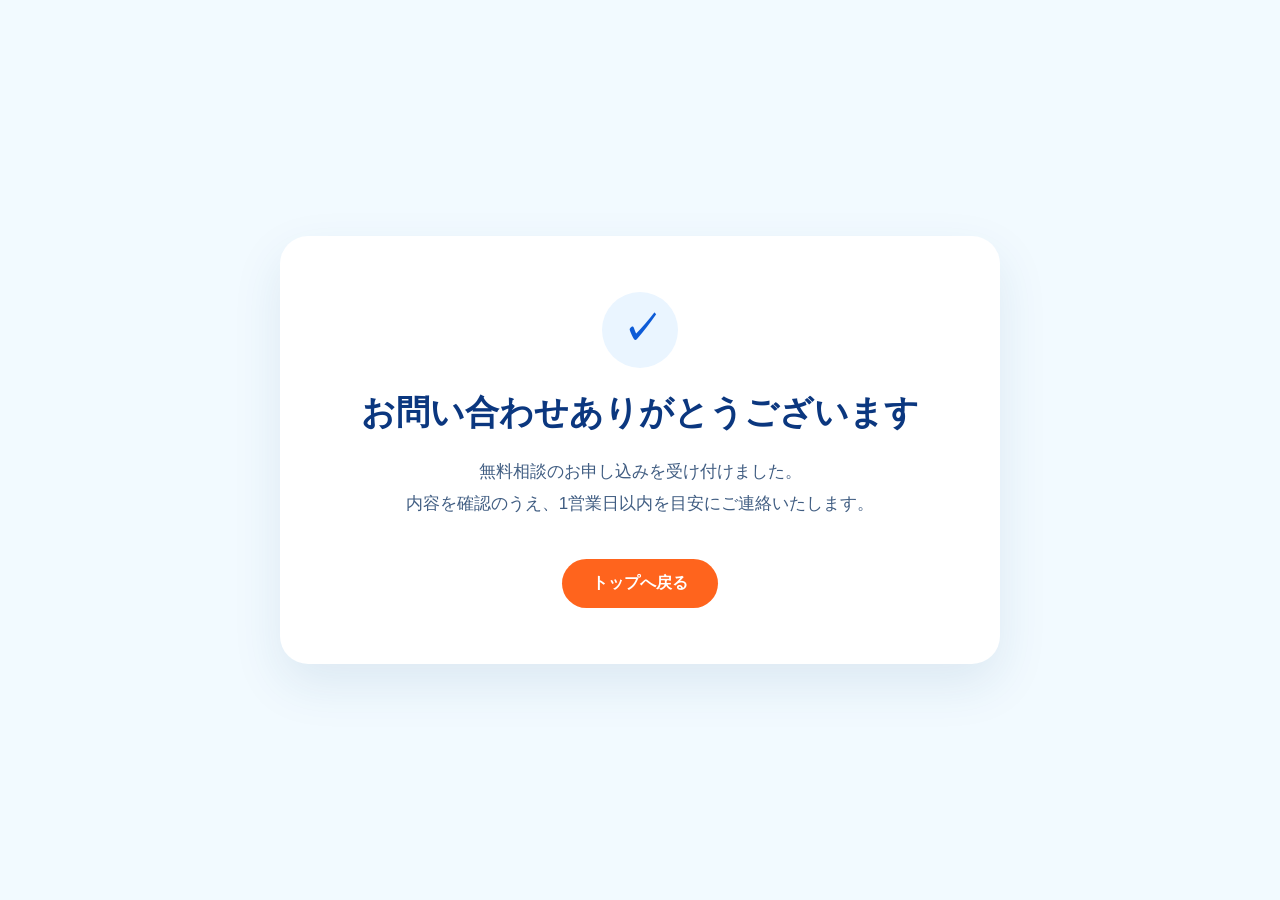
<file: thanks-meta-pixel.html>
<!doctype html>
<html lang="ja">
<head>
  <meta charset="utf-8">
  <meta name="viewport" content="width=device-width,initial-scale=1">
  <title>お問い合わせありがとうございます｜リスティング定額便</title>
  <style>
    *{box-sizing:border-box}
    body{margin:0;background:#f2faff;font-family:-apple-system,BlinkMacSystemFont,"Hiragino Sans","Yu Gothic",Meiryo,sans-serif;color:#0b377f}
    .wrap{min-height:100vh;display:grid;place-items:center;padding:24px}
    .card{max-width:720px;width:100%;background:#fff;border-radius:28px;padding:56px 34px;text-align:center;box-shadow:0 20px 50px rgba(34,82,125,.10)}
    .icon{width:76px;height:76px;margin:0 auto 22px;border-radius:50%;display:grid;place-items:center;background:#eaf5ff;color:#0d5bd7;font-size:38px;font-weight:900}
    h1{font-size:34px;margin:0 0 20px}
    p{font-size:17px;line-height:1.9;color:#405d82}
    a{display:inline-block;margin-top:22px;padding:14px 30px;border-radius:999px;background:#ff641d;color:#fff;text-decoration:none;font-weight:800}
    @media(max-width:600px){.card{padding:42px 20px}h1{font-size:27px}p{font-size:15px}}
  </style>

  <!-- Meta Pixel Code -->
  <script>
  !function(f,b,e,v,n,t,s)
  {if(f.fbq)return;n=f.fbq=function(){n.callMethod?
  n.callMethod.apply(n,arguments):n.queue.push(arguments)};
  if(!f._fbq)f._fbq=n;n.push=n;n.loaded=!0;n.version='2.0';
  n.queue=[];t=b.createElement(e);t.async=!0;
  t.src=v;s=b.getElementsByTagName(e)[0];
  s.parentNode.insertBefore(t,s)}(window, document,'script',
  'https://connect.facebook.net/en_US/fbevents.js');
  fbq('init', '1065630839384421');
  fbq('track', 'PageView');
  </script>
  <!-- End Meta Pixel Code -->

</head>
<body>
  <!-- Meta Pixel Code (noscript) -->
  <noscript><img height="1" width="1" style="display:none"
  src="https://www.facebook.com/tr?id=1065630839384421&ev=PageView&noscript=1"
  alt=""></noscript>
  <!-- End Meta Pixel Code (noscript) -->

  <div class="wrap">
    <div class="card">
      <div class="icon">✓</div>
      <h1>お問い合わせありがとうございます</h1>
      <p>無料相談のお申し込みを受け付けました。<br>内容を確認のうえ、1営業日以内を目安にご連絡いたします。</p>
      <a href="https://teigaku.yolo-corp.com/">トップへ戻る</a>
    </div>
  </div>
</body>
</html>
</file>
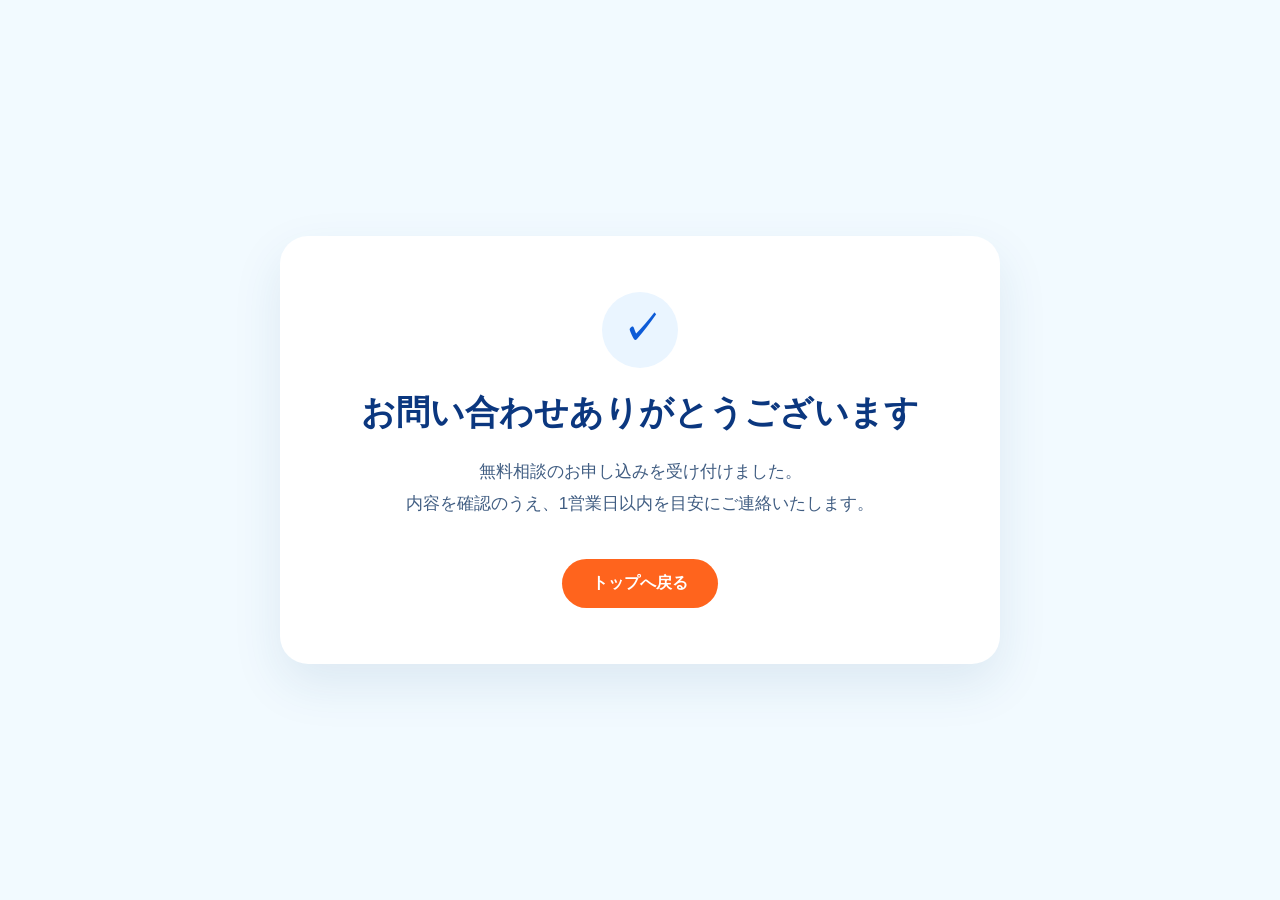
<file: thanks.html>
<!doctype html>
<html lang="ja">
<head>
  <meta charset="utf-8">
  <meta name="viewport" content="width=device-width,initial-scale=1">
  <title>お問い合わせありがとうございます｜リスティング定額便</title>
  <style>
    *{box-sizing:border-box}
    body{margin:0;background:#f2faff;font-family:-apple-system,BlinkMacSystemFont,"Hiragino Sans","Yu Gothic",Meiryo,sans-serif;color:#0b377f}
    .wrap{min-height:100vh;display:grid;place-items:center;padding:24px}
    .card{max-width:720px;width:100%;background:#fff;border-radius:28px;padding:56px 34px;text-align:center;box-shadow:0 20px 50px rgba(34,82,125,.10)}
    .icon{width:76px;height:76px;margin:0 auto 22px;border-radius:50%;display:grid;place-items:center;background:#eaf5ff;color:#0d5bd7;font-size:38px;font-weight:900}
    h1{font-size:34px;margin:0 0 20px}
    p{font-size:17px;line-height:1.9;color:#405d82}
    a{display:inline-block;margin-top:22px;padding:14px 30px;border-radius:999px;background:#ff641d;color:#fff;text-decoration:none;font-weight:800}
    @media(max-width:600px){.card{padding:42px 20px}h1{font-size:27px}p{font-size:15px}}
  </style>

  <!-- Meta Pixel Code -->
  <script>
    !function(f,b,e,v,n,t,s)
    {if(f.fbq)return;n=f.fbq=function(){n.callMethod?
    n.callMethod.apply(n,arguments):n.queue.push(arguments)};
    if(!f._fbq)f._fbq=n;n.push=n;n.loaded=!0;n.version='2.0';
    n.queue=[];t=b.createElement(e);t.async=!0;
    t.src=v;s=b.getElementsByTagName(e)[0];
    s.parentNode.insertBefore(t,s)}(window, document,'script',
    'https://connect.facebook.net/en_US/fbevents.js');

    fbq('init', '1065630839384421');
    fbq('track', 'PageView');
  </script>

  <noscript>
    <img height="1" width="1" style="display:none"
    src="https://www.facebook.com/tr?id=1065630839384421&ev=PageView&noscript=1">
  </noscript>
  <!-- End Meta Pixel Code -->

  <!-- Meta Pixel Event: Lead -->
  <script>
    fbq('trackSingle', '1065630839384421', 'Lead');
  </script>
  <!-- End Meta Pixel Event -->

</head>
<body>
  <div class="wrap">
    <div class="card">
      <div class="icon">✓</div>
      <h1>お問い合わせありがとうございます</h1>
      <p>無料相談のお申し込みを受け付けました。<br>内容を確認のうえ、1営業日以内を目安にご連絡いたします。</p>
      <a href="https://teigaku.yolo-corp.com/">トップへ戻る</a>
    </div>
  </div>
</body>
</html>
</file>
<file: styles-v20260908.css>
:root{
  --blue:#0a3a93;
  --orange:#ff631d;
  --yellow:#ffd629;
  --line:#d9e9f6;
  --bg:#f3faff;
  --text:#0b377f;
}
*{box-sizing:border-box}
html{scroll-behavior:smooth}
body{
  margin:0;
  background:var(--bg);
  color:var(--text);
  font-family:-apple-system,BlinkMacSystemFont,"Hiragino Sans","Yu Gothic",Meiryo,sans-serif;
}
.lp{
  width:min(100%,1122px);
  margin:0 auto;
  background:#fff;
  box-shadow:0 0 40px rgba(22,74,126,.08);
}
.visual-section{
  position:relative;
  margin:0;
  padding:0;
  line-height:0;
}
.visual-section img{
  display:block;
  width:100%;
  height:auto;
}
.hero-wrap .hotspot{
  position:absolute;
  display:block;
  z-index:4;
}
.hs-service{left:37.5%;top:1.5%;width:9.5%;height:4.2%}
.hs-price{left:48.5%;top:1.5%;width:5.5%;height:4.2%}
.hs-case{left:55.7%;top:1.5%;width:8%;height:4.2%}
.hs-faq{left:65.2%;top:1.5%;width:10%;height:4.2%}
.hs-top-cta{right:3.2%;top:0.9%;width:18%;height:5.3%}
.hs-main-cta{left:5.1%;top:62.9%;width:57.5%;height:7.7%}

.contact-section{
  padding:42px 44px 86px;
  background:
    radial-gradient(circle at 0 0,#edf8ff 0,transparent 35%),
    linear-gradient(180deg,#f4fbff 0%,#eef8ff 100%);
}
.contact-card{
  display:grid;
  grid-template-columns:34% 66%;
  background:#fff;
  border:1px solid #e3eef7;
  border-radius:26px;
  box-shadow:0 15px 35px rgba(31,86,137,.07);
  padding:30px 34px;
  gap:34px;
}
.contact-copy{
  border-right:1px solid #d8e8f5;
  padding-right:30px;
}
.limited{
  display:inline-flex;
  background:#ffdf42;
  border-radius:999px;
  padding:8px 18px;
  font-size:16px;
  font-weight:900;
  margin-bottom:18px;
}
.limited strong{color:#f04d22;margin-left:4px}
.eyebrow{
  font-weight:800;
  font-size:15px;
  margin:0 0 10px;
}
.contact-copy h2{
  margin:0 0 20px;
  font-size:36px;
  line-height:1.45;
  color:#0b3782;
}
.contact-copy p:last-child{
  font-size:16px;
  line-height:1.9;
  margin:0;
}
.contact-form{
  display:grid;
  grid-template-columns:1fr 1fr;
  gap:15px 20px;
  align-content:start;
}
.contact-form label{
  display:grid;
  grid-template-columns:125px minmax(0,1fr);
  align-items:center;
  gap:10px;
}
.contact-form label.wide{
  grid-column:1/-1;
  grid-template-columns:125px minmax(0,1fr);
}
.contact-form label>span{
  font-size:13px;
  font-weight:800;
  white-space:nowrap;
}
.contact-form label b{
  display:inline-flex;
  align-items:center;
  justify-content:center;
  background:#f14736;
  color:#fff;
  border-radius:4px;
  padding:4px 6px;
  margin-left:5px;
  font-size:9px;
  line-height:1;
}
.contact-form input,
.contact-form textarea{
  width:100%;
  border:1.5px solid #d7e7f4;
  border-radius:10px;
  padding:13px 14px;
  font:inherit;
  color:#203f70;
  background:#fff;
  outline:none;
}
.contact-form input:focus,
.contact-form textarea:focus{
  border-color:#4c91e9;
  box-shadow:0 0 0 3px rgba(76,145,233,.12);
}
.contact-form textarea{
  min-height:105px;
  resize:vertical;
}
.contact-form button{
  grid-column:1/-1;
  border:0;
  background:linear-gradient(90deg,#ff5b16,#ff7b24);
  color:#fff;
  border-radius:999px;
  padding:18px 24px;
  font-size:21px;
  font-weight:900;
  cursor:pointer;
  box-shadow:0 10px 22px rgba(255,94,24,.22);
}
.contact-form button:hover{filter:brightness(1.03)}
.contact-form button span{margin-left:12px}
.hp{position:absolute!important;left:-9999px!important}

.floating-cta{
  position:fixed;
  right:22px;
  bottom:22px;
  z-index:99;
  display:flex;
  gap:12px;
  align-items:center;
  text-decoration:none;
  background:linear-gradient(90deg,#ff5b16,#ff7b24);
  color:#fff;
  border-radius:999px;
  padding:16px 24px;
  font-weight:900;
  box-shadow:0 12px 28px rgba(43,64,99,.25);
}
.floating-cta b{font-size:20px}
.sp-label{display:none}

@media(max-width:760px){
  body{background:#fff}
  .lp{width:100%;box-shadow:none}
  .contact-section{padding:28px 14px 100px}
  .contact-card{
    display:block;
    padding:22px 16px;
    border-radius:20px;
  }
  .contact-copy{
    border-right:0;
    border-bottom:1px solid #d8e8f5;
    padding:0 0 22px;
    margin-bottom:22px;
  }
  .limited{font-size:13px}
  .eyebrow{font-size:13px}
  .contact-copy h2{font-size:27px;line-height:1.45}
  .contact-copy p:last-child{font-size:14px}
  .contact-form{
    grid-template-columns:1fr;
    gap:13px;
  }
  .contact-form label,
  .contact-form label.wide{
    grid-column:1;
    grid-template-columns:1fr;
    gap:7px;
  }
  .contact-form label>span{font-size:13px}
  .contact-form input,
  .contact-form textarea{font-size:16px}
  .contact-form button{font-size:17px;padding:16px}
  .floating-cta{
    left:12px;
    right:12px;
    bottom:calc(10px + env(safe-area-inset-bottom));
    justify-content:center;
    padding:14px 18px;
  }
  .pc-label{display:none}
  .sp-label{display:inline}
}
</file>
